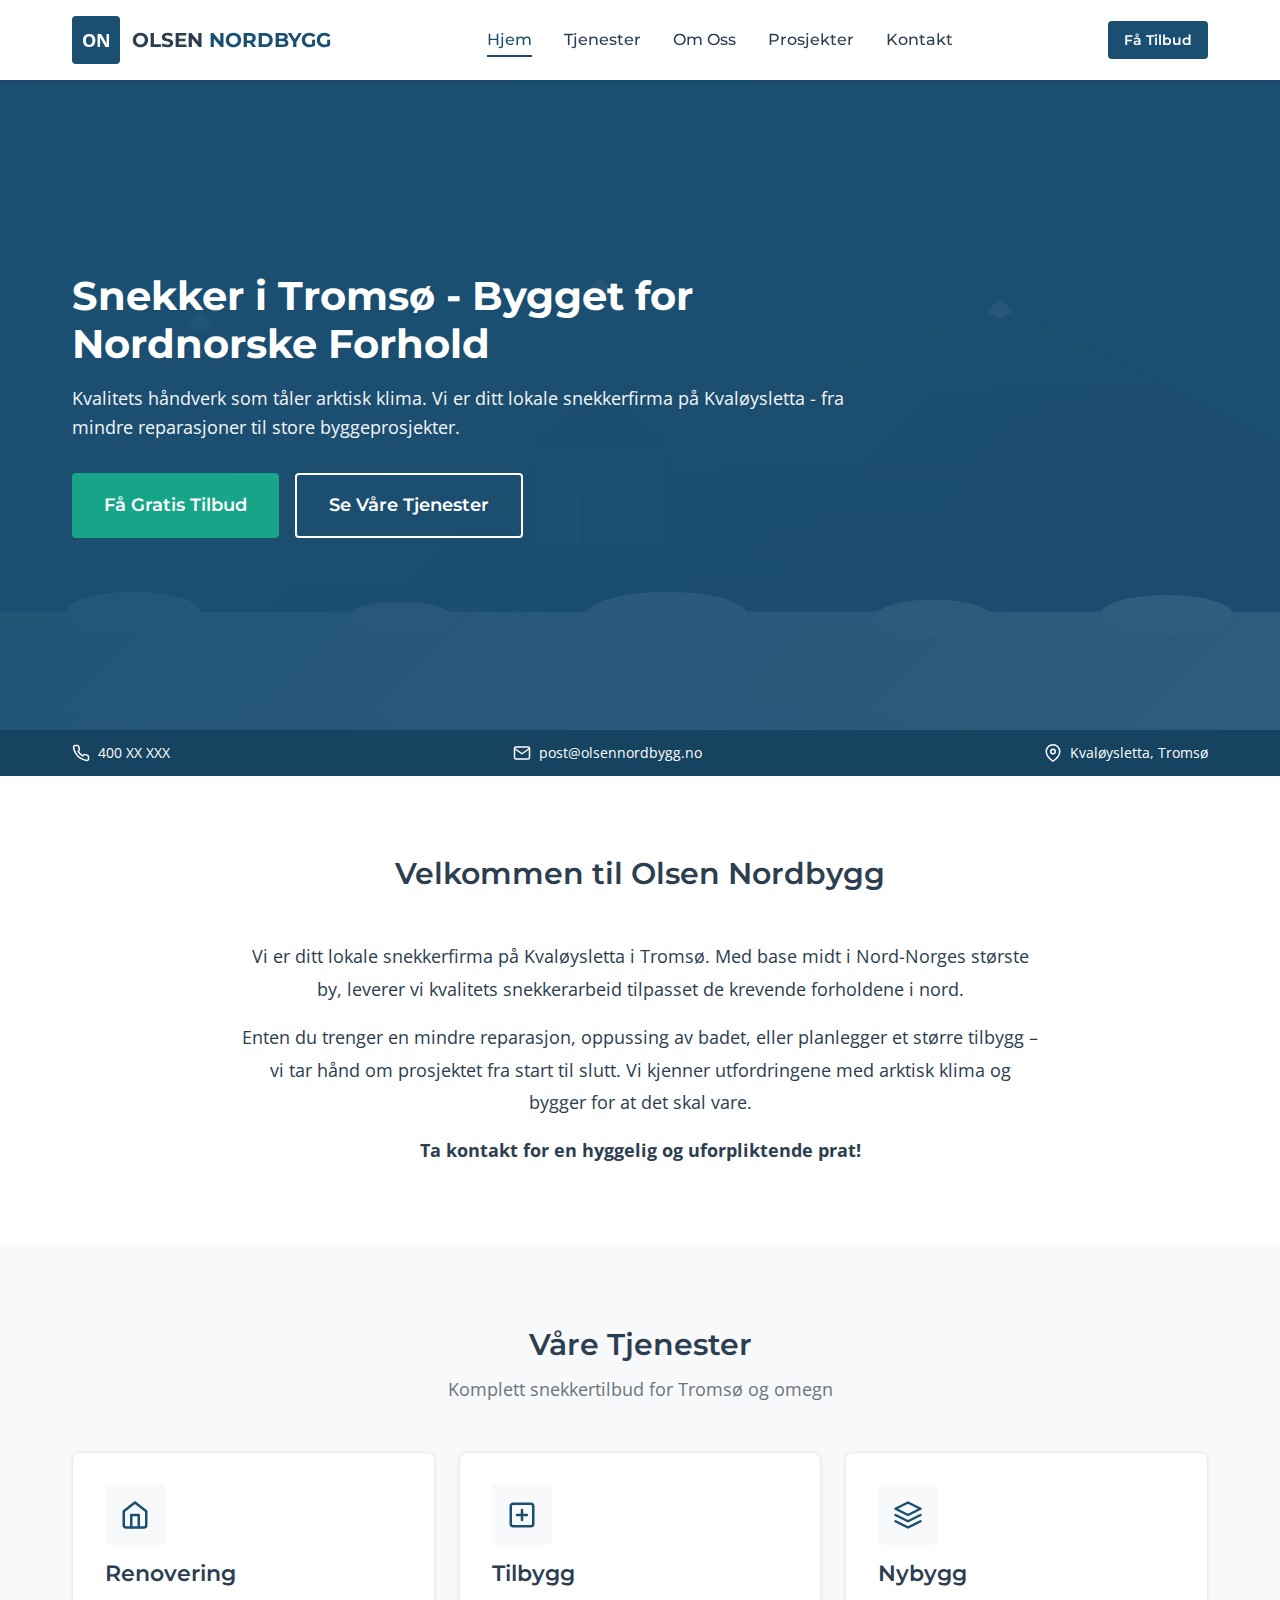
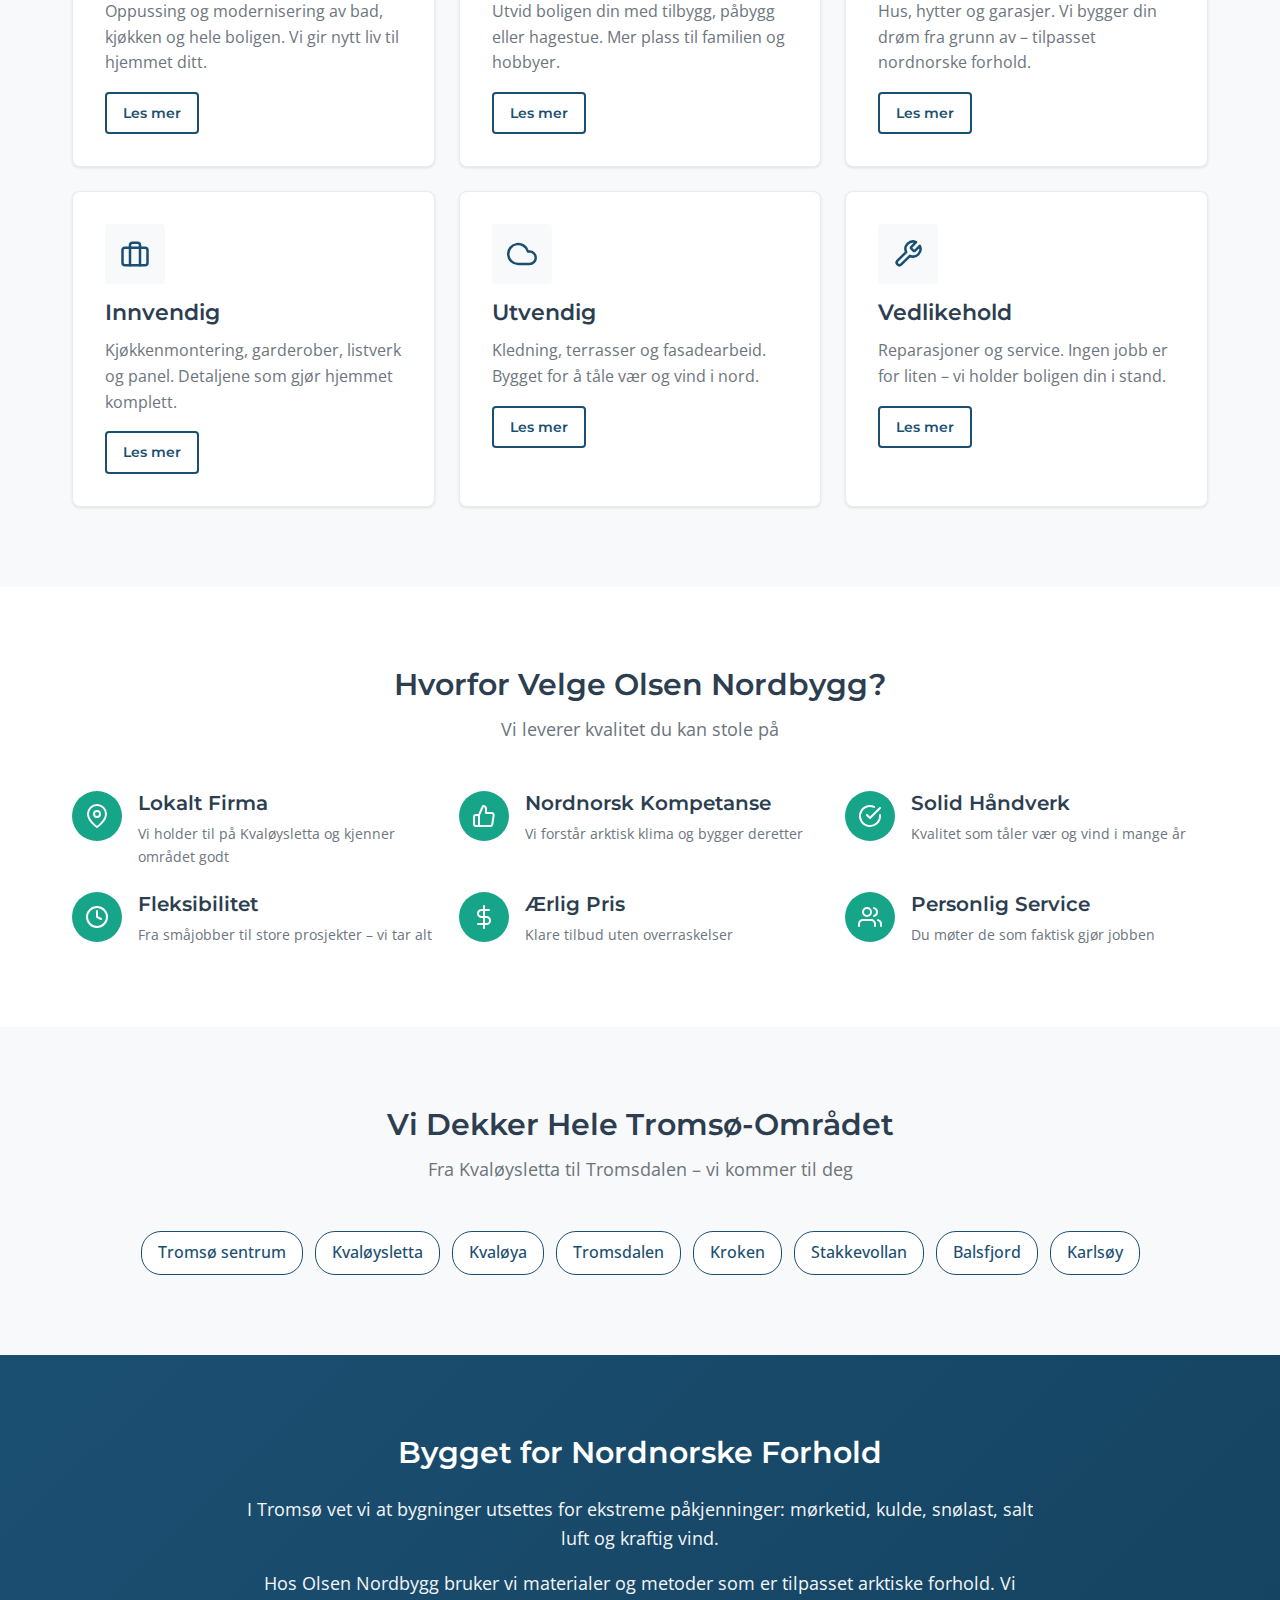
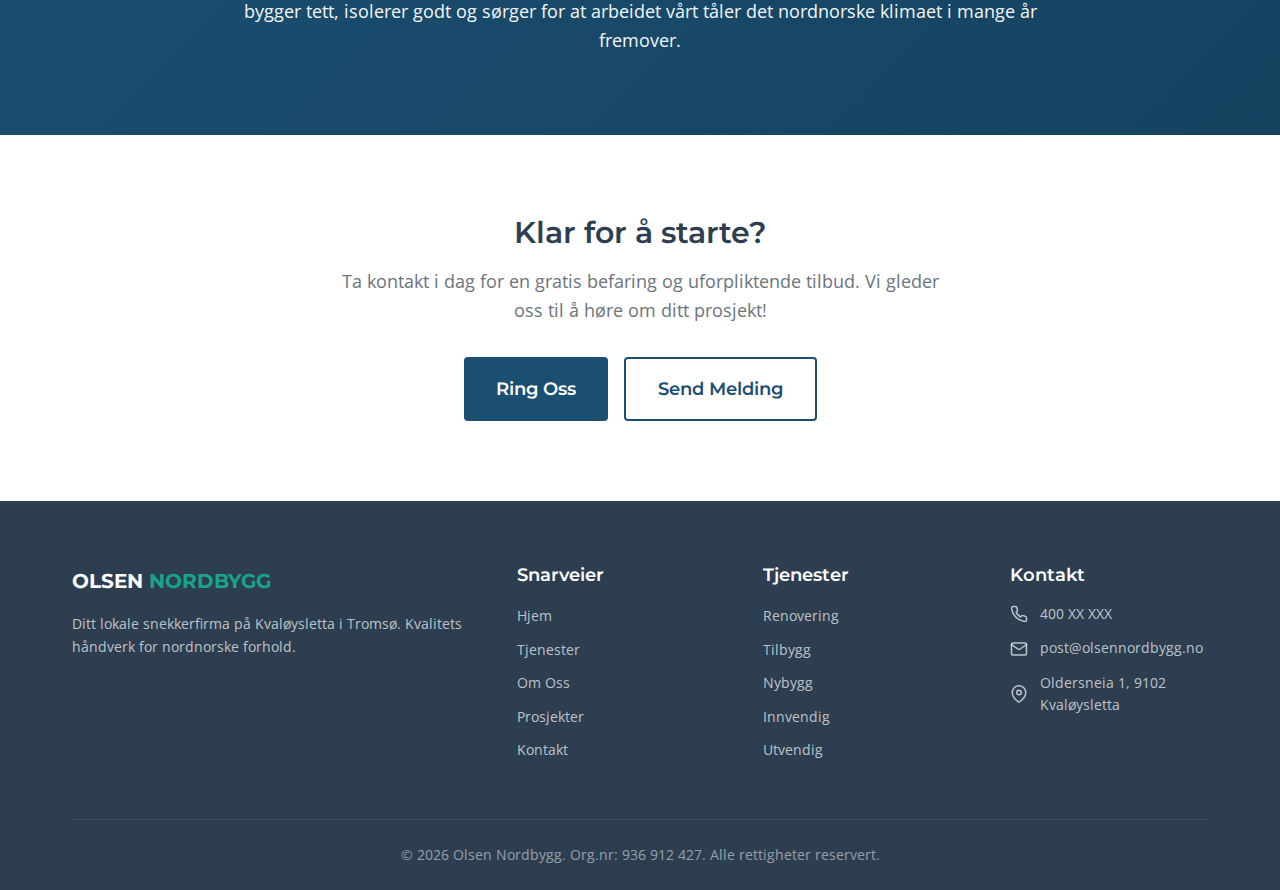
<file: index.html>
<!DOCTYPE html>
<html lang="nb">
<head>
    <meta charset="UTF-8">
    <meta name="viewport" content="width=device-width, initial-scale=1.0">
    <meta http-equiv="X-UA-Compatible" content="IE=edge">

    <!-- SEO Meta Tags -->
    <title>Snekker Tromsø | Olsen Nordbygg - Kvalitets Håndverk</title>
    <meta name="description" content="Lokal snekker på Kvaløysletta i Tromsø. Renovering, tilbygg, nybygg. Solid håndverk for nordnorske forhold. Gratis befaring. Ring oss!">
    <meta name="keywords" content="snekker tromsø, snekkerfirma tromsø, renovering tromsø, tilbygg tromsø, snekker kvaløysletta, tømrer tromsø, oppussing tromsø">
    <meta name="author" content="Olsen Nordbygg">
    <meta name="robots" content="index, follow">

    <!-- Open Graph -->
    <meta property="og:title" content="Snekker Tromsø | Olsen Nordbygg">
    <meta property="og:description" content="Lokal snekker på Kvaløysletta i Tromsø. Kvalitets håndverk for nordnorske forhold.">
    <meta property="og:type" content="website">
    <meta property="og:url" content="https://olsennordbygg.no">
    <meta property="og:locale" content="nb_NO">

    <!-- Favicon -->
    <link rel="icon" type="image/svg+xml" href="images/favicon.svg">

    <!-- Google Fonts -->
    <link rel="preconnect" href="https://fonts.googleapis.com">
    <link rel="preconnect" href="https://fonts.gstatic.com" crossorigin>
    <link href="https://fonts.googleapis.com/css2?family=Montserrat:wght@500;600;700&family=Open+Sans:wght@400;500;600&display=swap" rel="stylesheet">

    <!-- Stylesheets -->
    <link rel="stylesheet" href="css/style.css">
    <link rel="stylesheet" href="css/responsive.css">

    <!-- Schema.org Markup -->
    <script type="application/ld+json">
    {
        "@context": "https://schema.org",
        "@type": "HomeAndConstructionBusiness",
        "name": "Olsen Nordbygg",
        "description": "Lokal snekker på Kvaløysletta i Tromsø. Kvalitets håndverk for renovering, tilbygg og nybygg tilpasset nordnorske forhold.",
        "image": "https://olsennordbygg.no/images/logo.png",
        "@id": "https://olsennordbygg.no",
        "url": "https://olsennordbygg.no",
        "telephone": "+4740000000",
        "email": "post@olsennordbygg.no",
        "address": {
            "@type": "PostalAddress",
            "streetAddress": "Oldersneia 1",
            "addressLocality": "Kvaløysletta",
            "postalCode": "9102",
            "addressRegion": "Troms",
            "addressCountry": "NO"
        },
        "geo": {
            "@type": "GeoCoordinates",
            "latitude": 69.6489,
            "longitude": 18.9551
        },
        "areaServed": ["Tromsø", "Kvaløysletta", "Kvaløya", "Tromsdalen", "Balsfjord", "Karlsøy", "Troms"],
        "priceRange": "$$",
        "openingHoursSpecification": {
            "@type": "OpeningHoursSpecification",
            "dayOfWeek": ["Monday", "Tuesday", "Wednesday", "Thursday", "Friday"],
            "opens": "07:00",
            "closes": "16:00"
        }
    }
    </script>
</head>
<body>
    <!-- Header -->
    <header class="header">
        <div class="header-container">
            <a href="index.html" class="logo">
                <div class="logo-icon">ON</div>
                <span class="logo-text">OLSEN <span>NORDBYGG</span></span>
            </a>

            <nav class="nav-desktop">
                <ul>
                    <li><a href="index.html" class="active">Hjem</a></li>
                    <li><a href="tjenester.html">Tjenester</a></li>
                    <li><a href="om-oss.html">Om Oss</a></li>
                    <li><a href="prosjekter.html">Prosjekter</a></li>
                    <li><a href="kontakt.html">Kontakt</a></li>
                </ul>
            </nav>

            <a href="kontakt.html" class="btn btn-primary btn-sm header-cta">Få Tilbud</a>

            <button class="menu-toggle" aria-label="Åpne meny" aria-expanded="false">
                <span></span>
                <span></span>
                <span></span>
            </button>
        </div>

        <nav class="nav-mobile">
            <ul>
                <li><a href="index.html" class="active">Hjem</a></li>
                <li><a href="tjenester.html">Tjenester</a></li>
                <li><a href="om-oss.html">Om Oss</a></li>
                <li><a href="prosjekter.html">Prosjekter</a></li>
                <li><a href="kontakt.html">Kontakt</a></li>
            </ul>
        </nav>
    </header>

    <!-- Hero Section -->
    <section class="hero">
        <div class="hero-background" style="background-image: url('images/hero/hero-placeholder.svg');"></div>
        <div class="hero-overlay"></div>
        <div class="container">
            <div class="hero-content">
                <h1>Snekker i Tromsø - Bygget for Nordnorske Forhold</h1>
                <p>Kvalitets håndverk som tåler arktisk klima. Vi er ditt lokale snekkerfirma på Kvaløysletta - fra mindre reparasjoner til store byggeprosjekter.</p>
                <div class="hero-buttons">
                    <a href="kontakt.html" class="btn btn-accent btn-lg">Få Gratis Tilbud</a>
                    <a href="tjenester.html" class="btn btn-outline btn-lg" style="border-color: white; color: white;">Se Våre Tjenester</a>
                </div>
            </div>
        </div>
    </section>

    <!-- Quick Contact Bar -->
    <section class="quick-contact">
        <div class="container">
            <div class="quick-contact-inner">
                <div class="quick-contact-item">
                    <svg xmlns="http://www.w3.org/2000/svg" viewBox="0 0 24 24" fill="none" stroke="currentColor" stroke-width="2" stroke-linecap="round" stroke-linejoin="round"><path d="M22 16.92v3a2 2 0 0 1-2.18 2 19.79 19.79 0 0 1-8.63-3.07 19.5 19.5 0 0 1-6-6 19.79 19.79 0 0 1-3.07-8.67A2 2 0 0 1 4.11 2h3a2 2 0 0 1 2 1.72 12.84 12.84 0 0 0 .7 2.81 2 2 0 0 1-.45 2.11L8.09 9.91a16 16 0 0 0 6 6l1.27-1.27a2 2 0 0 1 2.11-.45 12.84 12.84 0 0 0 2.81.7A2 2 0 0 1 22 16.92z"></path></svg>
                    <a href="tel:+4740000000">400 XX XXX</a>
                </div>
                <div class="quick-contact-item">
                    <svg xmlns="http://www.w3.org/2000/svg" viewBox="0 0 24 24" fill="none" stroke="currentColor" stroke-width="2" stroke-linecap="round" stroke-linejoin="round"><path d="M4 4h16c1.1 0 2 .9 2 2v12c0 1.1-.9 2-2 2H4c-1.1 0-2-.9-2-2V6c0-1.1.9-2 2-2z"></path><polyline points="22,6 12,13 2,6"></polyline></svg>
                    <a href="mailto:post@olsennordbygg.no">post@olsennordbygg.no</a>
                </div>
                <div class="quick-contact-item">
                    <svg xmlns="http://www.w3.org/2000/svg" viewBox="0 0 24 24" fill="none" stroke="currentColor" stroke-width="2" stroke-linecap="round" stroke-linejoin="round"><path d="M21 10c0 7-9 13-9 13s-9-6-9-13a9 9 0 0 1 18 0z"></path><circle cx="12" cy="10" r="3"></circle></svg>
                    <span>Kvaløysletta, Tromsø</span>
                </div>
            </div>
        </div>
    </section>

    <!-- Introduction Section -->
    <section class="section">
        <div class="container">
            <div class="section-header">
                <h2>Velkommen til Olsen Nordbygg</h2>
            </div>
            <div style="max-width: 800px; margin: 0 auto; text-align: center;">
                <p style="font-size: var(--text-lg); line-height: 1.8;">
                    Vi er ditt lokale snekkerfirma på Kvaløysletta i Tromsø. Med base midt i Nord-Norges største by, leverer vi kvalitets snekkerarbeid tilpasset de krevende forholdene i nord.
                </p>
                <p style="font-size: var(--text-lg); line-height: 1.8;">
                    Enten du trenger en mindre reparasjon, oppussing av badet, eller planlegger et større tilbygg – vi tar hånd om prosjektet fra start til slutt. Vi kjenner utfordringene med arktisk klima og bygger for at det skal vare.
                </p>
                <p style="font-size: var(--text-lg); line-height: 1.8; margin-bottom: 0;">
                    <strong>Ta kontakt for en hyggelig og uforpliktende prat!</strong>
                </p>
            </div>
        </div>
    </section>

    <!-- Services Overview -->
    <section class="section bg-frost">
        <div class="container">
            <div class="section-header">
                <h2>Våre Tjenester</h2>
                <p>Komplett snekkertilbud for Tromsø og omegn</p>
            </div>
            <div class="services-grid">
                <!-- Renovering -->
                <div class="service-card">
                    <div class="service-icon">
                        <svg xmlns="http://www.w3.org/2000/svg" viewBox="0 0 24 24" fill="none" stroke="currentColor" stroke-width="2" stroke-linecap="round" stroke-linejoin="round"><path d="M3 9l9-7 9 7v11a2 2 0 0 1-2 2H5a2 2 0 0 1-2-2z"></path><polyline points="9 22 9 12 15 12 15 22"></polyline></svg>
                    </div>
                    <h3>Renovering</h3>
                    <p>Oppussing og modernisering av bad, kjøkken og hele boligen. Vi gir nytt liv til hjemmet ditt.</p>
                    <a href="tjenester.html#renovering" class="btn btn-outline btn-sm">Les mer</a>
                </div>

                <!-- Tilbygg -->
                <div class="service-card">
                    <div class="service-icon">
                        <svg xmlns="http://www.w3.org/2000/svg" viewBox="0 0 24 24" fill="none" stroke="currentColor" stroke-width="2" stroke-linecap="round" stroke-linejoin="round"><rect x="3" y="3" width="18" height="18" rx="2" ry="2"></rect><line x1="12" y1="8" x2="12" y2="16"></line><line x1="8" y1="12" x2="16" y2="12"></line></svg>
                    </div>
                    <h3>Tilbygg</h3>
                    <p>Utvid boligen din med tilbygg, påbygg eller hagestue. Mer plass til familien og hobbyer.</p>
                    <a href="tjenester.html#tilbygg" class="btn btn-outline btn-sm">Les mer</a>
                </div>

                <!-- Nybygg -->
                <div class="service-card">
                    <div class="service-icon">
                        <svg xmlns="http://www.w3.org/2000/svg" viewBox="0 0 24 24" fill="none" stroke="currentColor" stroke-width="2" stroke-linecap="round" stroke-linejoin="round"><polygon points="12 2 2 7 12 12 22 7 12 2"></polygon><polyline points="2 17 12 22 22 17"></polyline><polyline points="2 12 12 17 22 12"></polyline></svg>
                    </div>
                    <h3>Nybygg</h3>
                    <p>Hus, hytter og garasjer. Vi bygger din drøm fra grunn av – tilpasset nordnorske forhold.</p>
                    <a href="tjenester.html#nybygg" class="btn btn-outline btn-sm">Les mer</a>
                </div>

                <!-- Innvendig -->
                <div class="service-card">
                    <div class="service-icon">
                        <svg xmlns="http://www.w3.org/2000/svg" viewBox="0 0 24 24" fill="none" stroke="currentColor" stroke-width="2" stroke-linecap="round" stroke-linejoin="round"><rect x="2" y="7" width="20" height="14" rx="2" ry="2"></rect><path d="M16 21V5a2 2 0 0 0-2-2h-4a2 2 0 0 0-2 2v16"></path></svg>
                    </div>
                    <h3>Innvendig</h3>
                    <p>Kjøkkenmontering, garderober, listverk og panel. Detaljene som gjør hjemmet komplett.</p>
                    <a href="tjenester.html#innvendig" class="btn btn-outline btn-sm">Les mer</a>
                </div>

                <!-- Utvendig -->
                <div class="service-card">
                    <div class="service-icon">
                        <svg xmlns="http://www.w3.org/2000/svg" viewBox="0 0 24 24" fill="none" stroke="currentColor" stroke-width="2" stroke-linecap="round" stroke-linejoin="round"><path d="M18 10h-1.26A8 8 0 1 0 9 20h9a5 5 0 0 0 0-10z"></path></svg>
                    </div>
                    <h3>Utvendig</h3>
                    <p>Kledning, terrasser og fasadearbeid. Bygget for å tåle vær og vind i nord.</p>
                    <a href="tjenester.html#utvendig" class="btn btn-outline btn-sm">Les mer</a>
                </div>

                <!-- Vedlikehold -->
                <div class="service-card">
                    <div class="service-icon">
                        <svg xmlns="http://www.w3.org/2000/svg" viewBox="0 0 24 24" fill="none" stroke="currentColor" stroke-width="2" stroke-linecap="round" stroke-linejoin="round"><path d="M14.7 6.3a1 1 0 0 0 0 1.4l1.6 1.6a1 1 0 0 0 1.4 0l3.77-3.77a6 6 0 0 1-7.94 7.94l-6.91 6.91a2.12 2.12 0 0 1-3-3l6.91-6.91a6 6 0 0 1 7.94-7.94l-3.76 3.76z"></path></svg>
                    </div>
                    <h3>Vedlikehold</h3>
                    <p>Reparasjoner og service. Ingen jobb er for liten – vi holder boligen din i stand.</p>
                    <a href="tjenester.html#vedlikehold" class="btn btn-outline btn-sm">Les mer</a>
                </div>
            </div>
        </div>
    </section>

    <!-- Why Choose Us -->
    <section class="section">
        <div class="container">
            <div class="section-header">
                <h2>Hvorfor Velge Olsen Nordbygg?</h2>
                <p>Vi leverer kvalitet du kan stole på</p>
            </div>
            <div class="features-grid">
                <div class="feature-item">
                    <div class="feature-icon">
                        <svg xmlns="http://www.w3.org/2000/svg" viewBox="0 0 24 24" fill="none" stroke="currentColor" stroke-width="2" stroke-linecap="round" stroke-linejoin="round"><path d="M21 10c0 7-9 13-9 13s-9-6-9-13a9 9 0 0 1 18 0z"></path><circle cx="12" cy="10" r="3"></circle></svg>
                    </div>
                    <div class="feature-content">
                        <h4>Lokalt Firma</h4>
                        <p>Vi holder til på Kvaløysletta og kjenner området godt</p>
                    </div>
                </div>

                <div class="feature-item">
                    <div class="feature-icon">
                        <svg xmlns="http://www.w3.org/2000/svg" viewBox="0 0 24 24" fill="none" stroke="currentColor" stroke-width="2" stroke-linecap="round" stroke-linejoin="round"><path d="M14 9V5a3 3 0 0 0-3-3l-4 9v11h11.28a2 2 0 0 0 2-1.7l1.38-9a2 2 0 0 0-2-2.3zM7 22H4a2 2 0 0 1-2-2v-7a2 2 0 0 1 2-2h3"></path></svg>
                    </div>
                    <div class="feature-content">
                        <h4>Nordnorsk Kompetanse</h4>
                        <p>Vi forstår arktisk klima og bygger deretter</p>
                    </div>
                </div>

                <div class="feature-item">
                    <div class="feature-icon">
                        <svg xmlns="http://www.w3.org/2000/svg" viewBox="0 0 24 24" fill="none" stroke="currentColor" stroke-width="2" stroke-linecap="round" stroke-linejoin="round"><path d="M22 11.08V12a10 10 0 1 1-5.93-9.14"></path><polyline points="22 4 12 14.01 9 11.01"></polyline></svg>
                    </div>
                    <div class="feature-content">
                        <h4>Solid Håndverk</h4>
                        <p>Kvalitet som tåler vær og vind i mange år</p>
                    </div>
                </div>

                <div class="feature-item">
                    <div class="feature-icon">
                        <svg xmlns="http://www.w3.org/2000/svg" viewBox="0 0 24 24" fill="none" stroke="currentColor" stroke-width="2" stroke-linecap="round" stroke-linejoin="round"><circle cx="12" cy="12" r="10"></circle><polyline points="12 6 12 12 16 14"></polyline></svg>
                    </div>
                    <div class="feature-content">
                        <h4>Fleksibilitet</h4>
                        <p>Fra småjobber til store prosjekter – vi tar alt</p>
                    </div>
                </div>

                <div class="feature-item">
                    <div class="feature-icon">
                        <svg xmlns="http://www.w3.org/2000/svg" viewBox="0 0 24 24" fill="none" stroke="currentColor" stroke-width="2" stroke-linecap="round" stroke-linejoin="round"><line x1="12" y1="1" x2="12" y2="23"></line><path d="M17 5H9.5a3.5 3.5 0 0 0 0 7h5a3.5 3.5 0 0 1 0 7H6"></path></svg>
                    </div>
                    <div class="feature-content">
                        <h4>Ærlig Pris</h4>
                        <p>Klare tilbud uten overraskelser</p>
                    </div>
                </div>

                <div class="feature-item">
                    <div class="feature-icon">
                        <svg xmlns="http://www.w3.org/2000/svg" viewBox="0 0 24 24" fill="none" stroke="currentColor" stroke-width="2" stroke-linecap="round" stroke-linejoin="round"><path d="M17 21v-2a4 4 0 0 0-4-4H5a4 4 0 0 0-4 4v2"></path><circle cx="9" cy="7" r="4"></circle><path d="M23 21v-2a4 4 0 0 0-3-3.87"></path><path d="M16 3.13a4 4 0 0 1 0 7.75"></path></svg>
                    </div>
                    <div class="feature-content">
                        <h4>Personlig Service</h4>
                        <p>Du møter de som faktisk gjør jobben</p>
                    </div>
                </div>
            </div>
        </div>
    </section>

    <!-- Service Area -->
    <section class="section bg-frost">
        <div class="container">
            <div class="section-header">
                <h2>Vi Dekker Hele Tromsø-Området</h2>
                <p>Fra Kvaløysletta til Tromsdalen – vi kommer til deg</p>
            </div>
            <div class="area-list">
                <span class="area-tag">Tromsø sentrum</span>
                <span class="area-tag">Kvaløysletta</span>
                <span class="area-tag">Kvaløya</span>
                <span class="area-tag">Tromsdalen</span>
                <span class="area-tag">Kroken</span>
                <span class="area-tag">Stakkevollan</span>
                <span class="area-tag">Balsfjord</span>
                <span class="area-tag">Karlsøy</span>
            </div>
        </div>
    </section>

    <!-- Arctic Expertise -->
    <section class="section arctic-section bg-primary">
        <div class="container">
            <div class="arctic-content">
                <h2>Bygget for Nordnorske Forhold</h2>
                <p>
                    I Tromsø vet vi at bygninger utsettes for ekstreme påkjenninger: mørketid, kulde, snølast, salt luft og kraftig vind.
                </p>
                <p>
                    Hos Olsen Nordbygg bruker vi materialer og metoder som er tilpasset arktiske forhold. Vi bygger tett, isolerer godt og sørger for at arbeidet vårt tåler det nordnorske klimaet i mange år fremover.
                </p>
            </div>
        </div>
    </section>

    <!-- CTA Section -->
    <section class="section cta-section">
        <div class="container">
            <h2>Klar for å starte?</h2>
            <p>Ta kontakt i dag for en gratis befaring og uforpliktende tilbud. Vi gleder oss til å høre om ditt prosjekt!</p>
            <div class="cta-buttons">
                <a href="tel:+4740000000" class="btn btn-primary btn-lg">Ring Oss</a>
                <a href="kontakt.html" class="btn btn-outline btn-lg">Send Melding</a>
            </div>
        </div>
    </section>

    <!-- Footer -->
    <footer class="footer">
        <div class="container">
            <div class="footer-grid">
                <div class="footer-brand">
                    <span class="logo-text">OLSEN <span>NORDBYGG</span></span>
                    <p>Ditt lokale snekkerfirma på Kvaløysletta i Tromsø. Kvalitets håndverk for nordnorske forhold.</p>
                </div>

                <div class="footer-section">
                    <h4>Snarveier</h4>
                    <ul>
                        <li><a href="index.html">Hjem</a></li>
                        <li><a href="tjenester.html">Tjenester</a></li>
                        <li><a href="om-oss.html">Om Oss</a></li>
                        <li><a href="prosjekter.html">Prosjekter</a></li>
                        <li><a href="kontakt.html">Kontakt</a></li>
                    </ul>
                </div>

                <div class="footer-section">
                    <h4>Tjenester</h4>
                    <ul>
                        <li><a href="tjenester.html#renovering">Renovering</a></li>
                        <li><a href="tjenester.html#tilbygg">Tilbygg</a></li>
                        <li><a href="tjenester.html#nybygg">Nybygg</a></li>
                        <li><a href="tjenester.html#innvendig">Innvendig</a></li>
                        <li><a href="tjenester.html#utvendig">Utvendig</a></li>
                    </ul>
                </div>

                <div class="footer-section">
                    <h4>Kontakt</h4>
                    <div class="footer-contact-item">
                        <svg xmlns="http://www.w3.org/2000/svg" viewBox="0 0 24 24" fill="none" stroke="currentColor" stroke-width="2" stroke-linecap="round" stroke-linejoin="round"><path d="M22 16.92v3a2 2 0 0 1-2.18 2 19.79 19.79 0 0 1-8.63-3.07 19.5 19.5 0 0 1-6-6 19.79 19.79 0 0 1-3.07-8.67A2 2 0 0 1 4.11 2h3a2 2 0 0 1 2 1.72 12.84 12.84 0 0 0 .7 2.81 2 2 0 0 1-.45 2.11L8.09 9.91a16 16 0 0 0 6 6l1.27-1.27a2 2 0 0 1 2.11-.45 12.84 12.84 0 0 0 2.81.7A2 2 0 0 1 22 16.92z"></path></svg>
                        <a href="tel:+4740000000">400 XX XXX</a>
                    </div>
                    <div class="footer-contact-item">
                        <svg xmlns="http://www.w3.org/2000/svg" viewBox="0 0 24 24" fill="none" stroke="currentColor" stroke-width="2" stroke-linecap="round" stroke-linejoin="round"><path d="M4 4h16c1.1 0 2 .9 2 2v12c0 1.1-.9 2-2 2H4c-1.1 0-2-.9-2-2V6c0-1.1.9-2 2-2z"></path><polyline points="22,6 12,13 2,6"></polyline></svg>
                        <a href="mailto:post@olsennordbygg.no">post@olsennordbygg.no</a>
                    </div>
                    <div class="footer-contact-item">
                        <svg xmlns="http://www.w3.org/2000/svg" viewBox="0 0 24 24" fill="none" stroke="currentColor" stroke-width="2" stroke-linecap="round" stroke-linejoin="round"><path d="M21 10c0 7-9 13-9 13s-9-6-9-13a9 9 0 0 1 18 0z"></path><circle cx="12" cy="10" r="3"></circle></svg>
                        <span>Oldersneia 1, 9102 Kvaløysletta</span>
                    </div>
                </div>
            </div>

            <div class="footer-bottom">
                <p>&copy; 2026 Olsen Nordbygg. Org.nr: 936 912 427. Alle rettigheter reservert.</p>
            </div>
        </div>
    </footer>

    <!-- JavaScript -->
    <script src="js/main.js"></script>
</body>
</html>
</file>
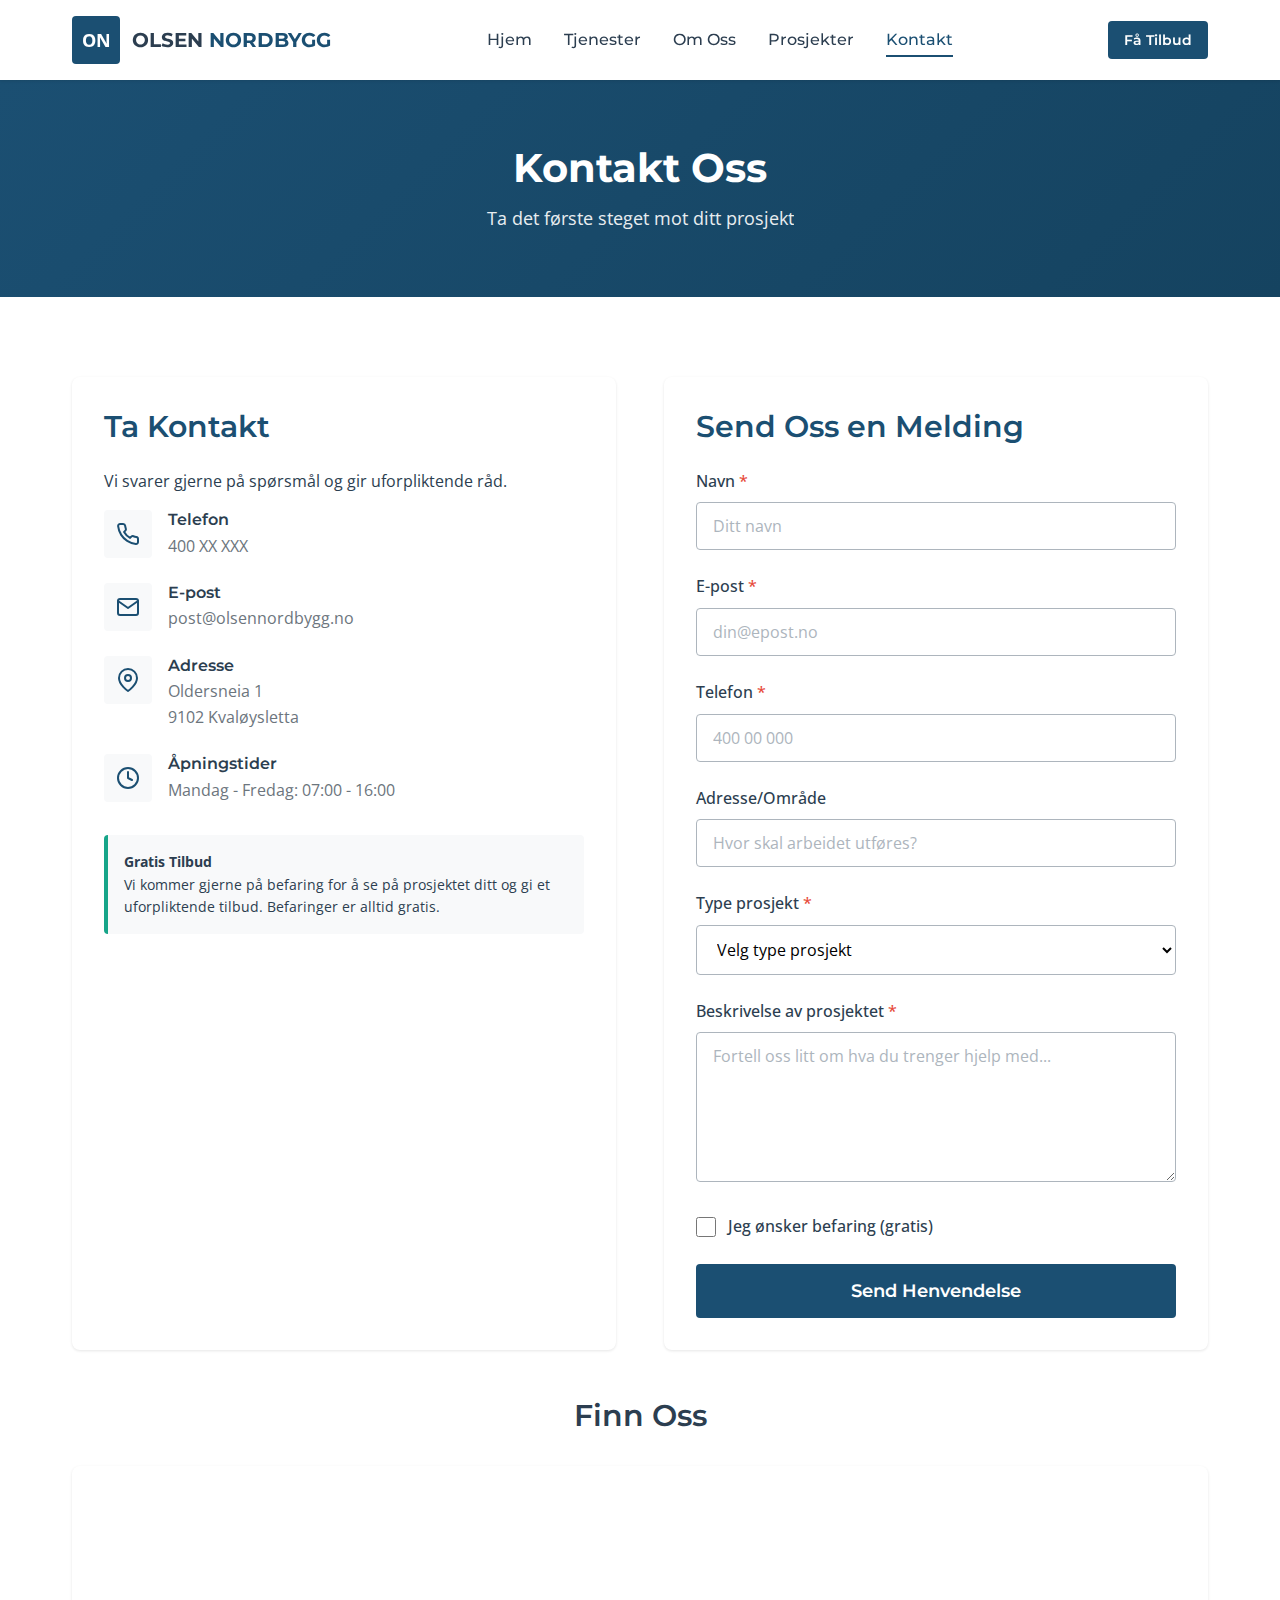
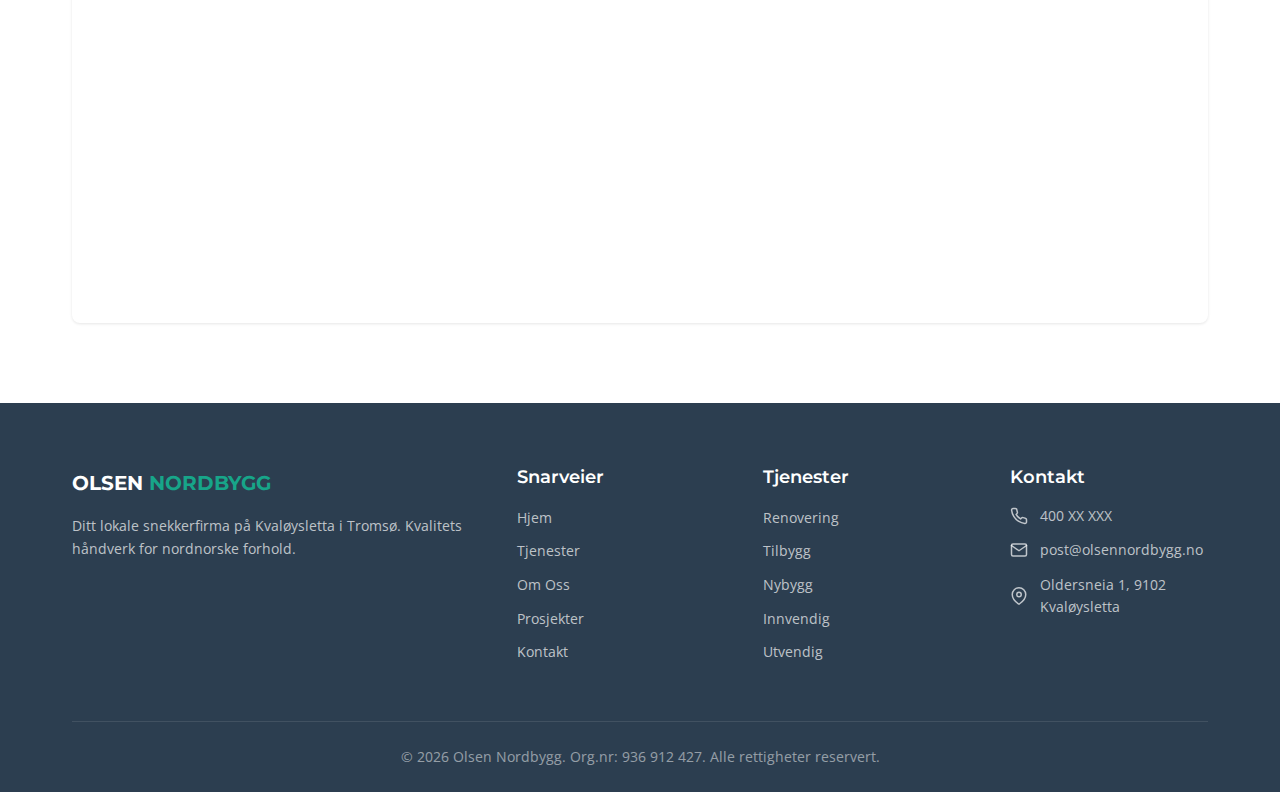
<file: kontakt.html>
<!DOCTYPE html>
<html lang="nb">
<head>
    <meta charset="UTF-8">
    <meta name="viewport" content="width=device-width, initial-scale=1.0">
    <meta http-equiv="X-UA-Compatible" content="IE=edge">

    <!-- SEO Meta Tags -->
    <title>Kontakt Snekker Tromsø | Gratis Tilbud | Olsen Nordbygg</title>
    <meta name="description" content="Kontakt Olsen Nordbygg for snekkerarbeid i Tromsø. Gratis befaring og uforpliktende tilbud. Ring eller send melding.">
    <meta name="keywords" content="kontakt snekker tromsø, gratis tilbud snekker, befaring snekker, snekkerfirma kontakt">
    <meta name="author" content="Olsen Nordbygg">
    <meta name="robots" content="index, follow">

    <!-- Open Graph -->
    <meta property="og:title" content="Kontakt Snekker Tromsø | Olsen Nordbygg">
    <meta property="og:description" content="Kontakt Olsen Nordbygg for snekkerarbeid i Tromsø. Gratis befaring og uforpliktende tilbud.">
    <meta property="og:type" content="website">
    <meta property="og:url" content="https://olsennordbygg.no/kontakt">
    <meta property="og:locale" content="nb_NO">

    <!-- Favicon -->
    <link rel="icon" type="image/svg+xml" href="images/favicon.svg">

    <!-- Google Fonts -->
    <link rel="preconnect" href="https://fonts.googleapis.com">
    <link rel="preconnect" href="https://fonts.gstatic.com" crossorigin>
    <link href="https://fonts.googleapis.com/css2?family=Montserrat:wght@500;600;700&family=Open+Sans:wght@400;500;600&display=swap" rel="stylesheet">

    <!-- Stylesheets -->
    <link rel="stylesheet" href="css/style.css">
    <link rel="stylesheet" href="css/responsive.css">
</head>
<body>
    <!-- Header -->
    <header class="header">
        <div class="header-container">
            <a href="index.html" class="logo">
                <div class="logo-icon">ON</div>
                <span class="logo-text">OLSEN <span>NORDBYGG</span></span>
            </a>

            <nav class="nav-desktop">
                <ul>
                    <li><a href="index.html">Hjem</a></li>
                    <li><a href="tjenester.html">Tjenester</a></li>
                    <li><a href="om-oss.html">Om Oss</a></li>
                    <li><a href="prosjekter.html">Prosjekter</a></li>
                    <li><a href="kontakt.html" class="active">Kontakt</a></li>
                </ul>
            </nav>

            <a href="kontakt.html" class="btn btn-primary btn-sm header-cta">Få Tilbud</a>

            <button class="menu-toggle" aria-label="Åpne meny" aria-expanded="false">
                <span></span>
                <span></span>
                <span></span>
            </button>
        </div>

        <nav class="nav-mobile">
            <ul>
                <li><a href="index.html">Hjem</a></li>
                <li><a href="tjenester.html">Tjenester</a></li>
                <li><a href="om-oss.html">Om Oss</a></li>
                <li><a href="prosjekter.html">Prosjekter</a></li>
                <li><a href="kontakt.html" class="active">Kontakt</a></li>
            </ul>
        </nav>
    </header>

    <!-- Page Header -->
    <section class="page-header">
        <div class="container">
            <h1>Kontakt Oss</h1>
            <p>Ta det første steget mot ditt prosjekt</p>
        </div>
    </section>

    <!-- Main Content -->
    <main>
        <section class="section">
            <div class="container">
                <div class="contact-grid">
                    <!-- Contact Information -->
                    <div class="contact-info-card">
                        <h2>Ta Kontakt</h2>
                        <p>Vi svarer gjerne på spørsmål og gir uforpliktende råd.</p>

                        <div class="contact-item">
                            <div class="contact-item-icon">
                                <svg xmlns="http://www.w3.org/2000/svg" viewBox="0 0 24 24" fill="none" stroke="currentColor" stroke-width="2" stroke-linecap="round" stroke-linejoin="round"><path d="M22 16.92v3a2 2 0 0 1-2.18 2 19.79 19.79 0 0 1-8.63-3.07 19.5 19.5 0 0 1-6-6 19.79 19.79 0 0 1-3.07-8.67A2 2 0 0 1 4.11 2h3a2 2 0 0 1 2 1.72 12.84 12.84 0 0 0 .7 2.81 2 2 0 0 1-.45 2.11L8.09 9.91a16 16 0 0 0 6 6l1.27-1.27a2 2 0 0 1 2.11-.45 12.84 12.84 0 0 0 2.81.7A2 2 0 0 1 22 16.92z"></path></svg>
                            </div>
                            <div class="contact-item-content">
                                <h4>Telefon</h4>
                                <a href="tel:+4740000000">400 XX XXX</a>
                            </div>
                        </div>

                        <div class="contact-item">
                            <div class="contact-item-icon">
                                <svg xmlns="http://www.w3.org/2000/svg" viewBox="0 0 24 24" fill="none" stroke="currentColor" stroke-width="2" stroke-linecap="round" stroke-linejoin="round"><path d="M4 4h16c1.1 0 2 .9 2 2v12c0 1.1-.9 2-2 2H4c-1.1 0-2-.9-2-2V6c0-1.1.9-2 2-2z"></path><polyline points="22,6 12,13 2,6"></polyline></svg>
                            </div>
                            <div class="contact-item-content">
                                <h4>E-post</h4>
                                <a href="mailto:post@olsennordbygg.no">post@olsennordbygg.no</a>
                            </div>
                        </div>

                        <div class="contact-item">
                            <div class="contact-item-icon">
                                <svg xmlns="http://www.w3.org/2000/svg" viewBox="0 0 24 24" fill="none" stroke="currentColor" stroke-width="2" stroke-linecap="round" stroke-linejoin="round"><path d="M21 10c0 7-9 13-9 13s-9-6-9-13a9 9 0 0 1 18 0z"></path><circle cx="12" cy="10" r="3"></circle></svg>
                            </div>
                            <div class="contact-item-content">
                                <h4>Adresse</h4>
                                <p>Oldersneia 1<br>9102 Kvaløysletta</p>
                            </div>
                        </div>

                        <div class="contact-item">
                            <div class="contact-item-icon">
                                <svg xmlns="http://www.w3.org/2000/svg" viewBox="0 0 24 24" fill="none" stroke="currentColor" stroke-width="2" stroke-linecap="round" stroke-linejoin="round"><circle cx="12" cy="12" r="10"></circle><polyline points="12 6 12 12 16 14"></polyline></svg>
                            </div>
                            <div class="contact-item-content">
                                <h4>Åpningstider</h4>
                                <p>Mandag - Fredag: 07:00 - 16:00</p>
                            </div>
                        </div>

                        <div style="margin-top: var(--space-6); padding: var(--space-4); background-color: var(--color-frost); border-radius: var(--border-radius); border-left: 4px solid var(--color-accent);">
                            <p style="margin: 0; font-size: var(--text-sm);">
                                <strong>Gratis Tilbud</strong><br>
                                Vi kommer gjerne på befaring for å se på prosjektet ditt og gi et uforpliktende tilbud. Befaringer er alltid gratis.
                            </p>
                        </div>
                    </div>

                    <!-- Contact Form -->
                    <div class="contact-form-card">
                        <h2>Send Oss en Melding</h2>

                        <!-- Form Messages -->
                        <div id="form-success" class="form-message success" style="display: none;">
                            <strong>Takk for din henvendelse!</strong><br>
                            Vi har mottatt meldingen din og vil kontakte deg så snart som mulig, vanligvis innen én arbeidsdag.
                        </div>

                        <div id="form-error" class="form-message error" style="display: none;">
                            <strong>Noe gikk galt.</strong><br>
                            Vennligst prøv igjen eller ring oss direkte.
                        </div>

                        <form id="contact-form" action="#" method="POST">
                            <div class="form-group">
                                <label for="name">Navn <span class="required">*</span></label>
                                <input type="text" id="name" name="name" class="form-control" placeholder="Ditt navn" required>
                            </div>

                            <div class="form-group">
                                <label for="email">E-post <span class="required">*</span></label>
                                <input type="email" id="email" name="email" class="form-control" placeholder="din@epost.no" required>
                            </div>

                            <div class="form-group">
                                <label for="phone">Telefon <span class="required">*</span></label>
                                <input type="tel" id="phone" name="phone" class="form-control" placeholder="400 00 000" required>
                            </div>

                            <div class="form-group">
                                <label for="address">Adresse/Område</label>
                                <input type="text" id="address" name="address" class="form-control" placeholder="Hvor skal arbeidet utføres?">
                            </div>

                            <div class="form-group">
                                <label for="projectType">Type prosjekt <span class="required">*</span></label>
                                <select id="projectType" name="projectType" class="form-control" required>
                                    <option value="">Velg type prosjekt</option>
                                    <option value="renovering">Renovering/oppussing</option>
                                    <option value="tilbygg">Tilbygg/påbygg</option>
                                    <option value="nybygg">Nybygg</option>
                                    <option value="innvendig">Innvendig snekkerarbeid</option>
                                    <option value="utvendig">Utvendig snekkerarbeid</option>
                                    <option value="vedlikehold">Vedlikehold/reparasjon</option>
                                    <option value="annet">Annet</option>
                                </select>
                            </div>

                            <div class="form-group">
                                <label for="description">Beskrivelse av prosjektet <span class="required">*</span></label>
                                <textarea id="description" name="description" class="form-control" placeholder="Fortell oss litt om hva du trenger hjelp med..." required></textarea>
                            </div>

                            <div class="form-group">
                                <div class="checkbox-group">
                                    <input type="checkbox" id="siteVisit" name="siteVisit" value="yes">
                                    <label for="siteVisit">Jeg ønsker befaring (gratis)</label>
                                </div>
                            </div>

                            <button type="submit" class="btn btn-primary btn-lg btn-block">
                                Send Henvendelse
                            </button>
                        </form>
                    </div>
                </div>

                <!-- Map -->
                <div class="map-section">
                    <h2 class="text-center mb-6">Finn Oss</h2>
                    <div class="map-container">
                        <iframe
                            src="https://www.google.com/maps/embed?pb=!1m18!1m12!1m3!1d1474.3896371082424!2d18.95!3d69.65!2m3!1f0!2f0!3f0!3m2!1i1024!2i768!4f13.1!3m3!1m2!1s0x0%3A0x0!2zNjnCsDM5JzAwLjAiTiAxOMKwNTcnMDAuMCJF!5e0!3m2!1sno!2sno!4v1700000000000!5m2!1sno!2sno"
                            width="100%"
                            height="450"
                            style="border:0;"
                            allowfullscreen=""
                            loading="lazy"
                            referrerpolicy="no-referrer-when-downgrade"
                            title="Olsen Nordbygg lokasjon på Kvaløysletta">
                        </iframe>
                    </div>
                </div>
            </div>
        </section>
    </main>

    <!-- Footer -->
    <footer class="footer">
        <div class="container">
            <div class="footer-grid">
                <div class="footer-brand">
                    <span class="logo-text">OLSEN <span>NORDBYGG</span></span>
                    <p>Ditt lokale snekkerfirma på Kvaløysletta i Tromsø. Kvalitets håndverk for nordnorske forhold.</p>
                </div>

                <div class="footer-section">
                    <h4>Snarveier</h4>
                    <ul>
                        <li><a href="index.html">Hjem</a></li>
                        <li><a href="tjenester.html">Tjenester</a></li>
                        <li><a href="om-oss.html">Om Oss</a></li>
                        <li><a href="prosjekter.html">Prosjekter</a></li>
                        <li><a href="kontakt.html">Kontakt</a></li>
                    </ul>
                </div>

                <div class="footer-section">
                    <h4>Tjenester</h4>
                    <ul>
                        <li><a href="tjenester.html#renovering">Renovering</a></li>
                        <li><a href="tjenester.html#tilbygg">Tilbygg</a></li>
                        <li><a href="tjenester.html#nybygg">Nybygg</a></li>
                        <li><a href="tjenester.html#innvendig">Innvendig</a></li>
                        <li><a href="tjenester.html#utvendig">Utvendig</a></li>
                    </ul>
                </div>

                <div class="footer-section">
                    <h4>Kontakt</h4>
                    <div class="footer-contact-item">
                        <svg xmlns="http://www.w3.org/2000/svg" viewBox="0 0 24 24" fill="none" stroke="currentColor" stroke-width="2" stroke-linecap="round" stroke-linejoin="round"><path d="M22 16.92v3a2 2 0 0 1-2.18 2 19.79 19.79 0 0 1-8.63-3.07 19.5 19.5 0 0 1-6-6 19.79 19.79 0 0 1-3.07-8.67A2 2 0 0 1 4.11 2h3a2 2 0 0 1 2 1.72 12.84 12.84 0 0 0 .7 2.81 2 2 0 0 1-.45 2.11L8.09 9.91a16 16 0 0 0 6 6l1.27-1.27a2 2 0 0 1 2.11-.45 12.84 12.84 0 0 0 2.81.7A2 2 0 0 1 22 16.92z"></path></svg>
                        <a href="tel:+4740000000">400 XX XXX</a>
                    </div>
                    <div class="footer-contact-item">
                        <svg xmlns="http://www.w3.org/2000/svg" viewBox="0 0 24 24" fill="none" stroke="currentColor" stroke-width="2" stroke-linecap="round" stroke-linejoin="round"><path d="M4 4h16c1.1 0 2 .9 2 2v12c0 1.1-.9 2-2 2H4c-1.1 0-2-.9-2-2V6c0-1.1.9-2 2-2z"></path><polyline points="22,6 12,13 2,6"></polyline></svg>
                        <a href="mailto:post@olsennordbygg.no">post@olsennordbygg.no</a>
                    </div>
                    <div class="footer-contact-item">
                        <svg xmlns="http://www.w3.org/2000/svg" viewBox="0 0 24 24" fill="none" stroke="currentColor" stroke-width="2" stroke-linecap="round" stroke-linejoin="round"><path d="M21 10c0 7-9 13-9 13s-9-6-9-13a9 9 0 0 1 18 0z"></path><circle cx="12" cy="10" r="3"></circle></svg>
                        <span>Oldersneia 1, 9102 Kvaløysletta</span>
                    </div>
                </div>
            </div>

            <div class="footer-bottom">
                <p>&copy; 2026 Olsen Nordbygg. Org.nr: 936 912 427. Alle rettigheter reservert.</p>
            </div>
        </div>
    </footer>

    <!-- JavaScript -->
    <script src="js/main.js"></script>
</body>
</html>
</file>
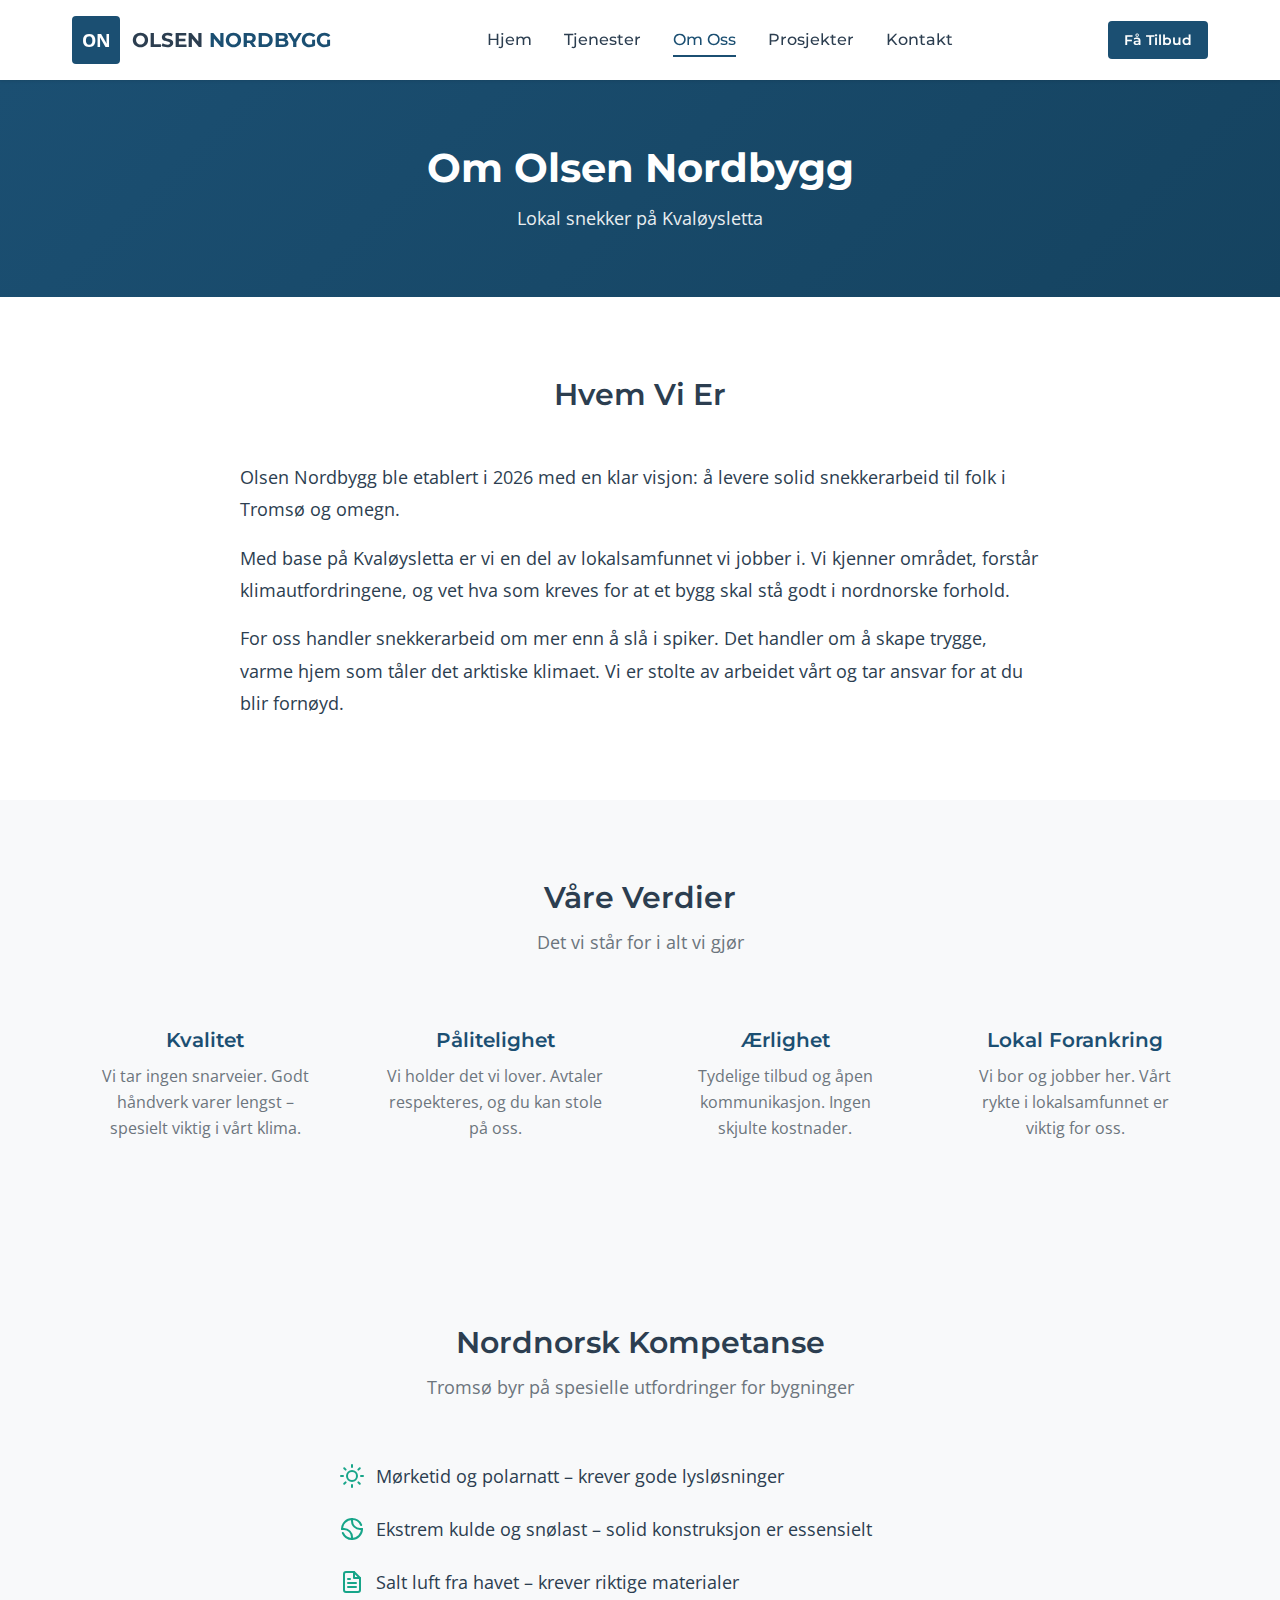
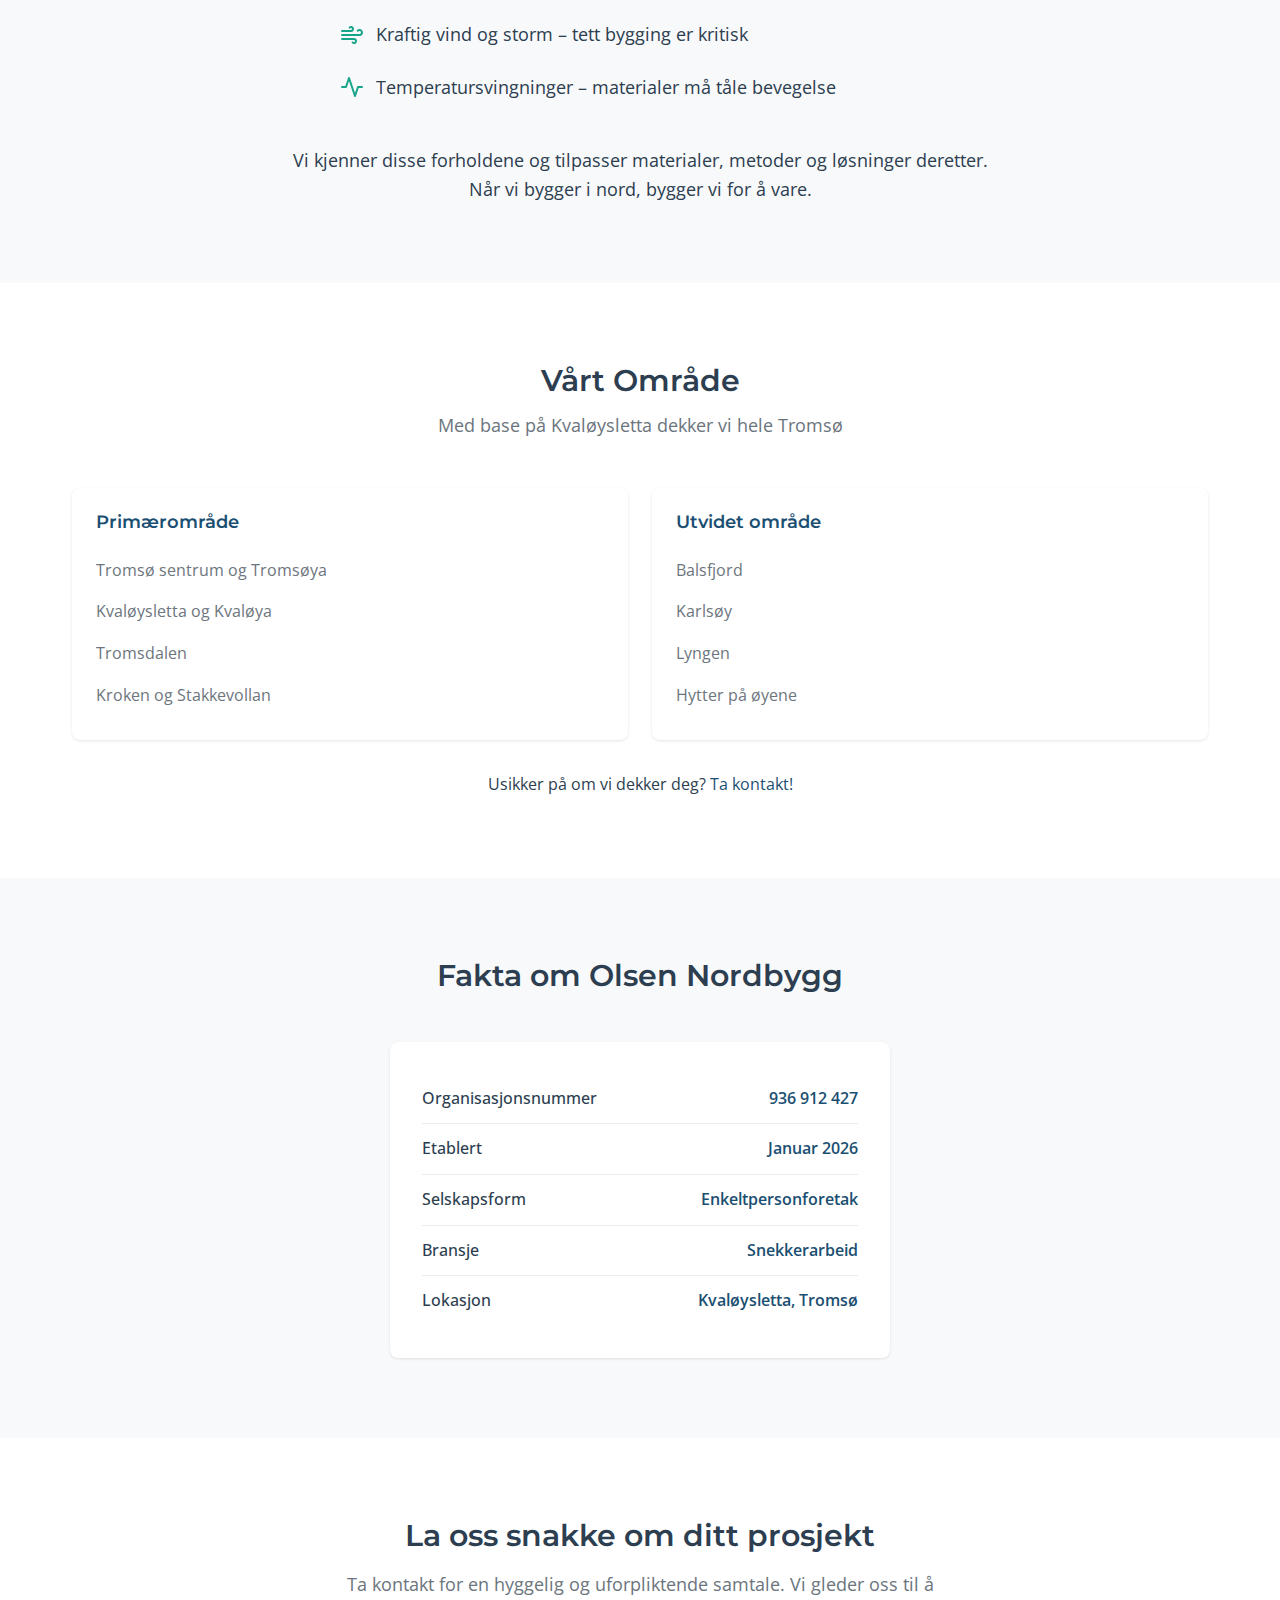
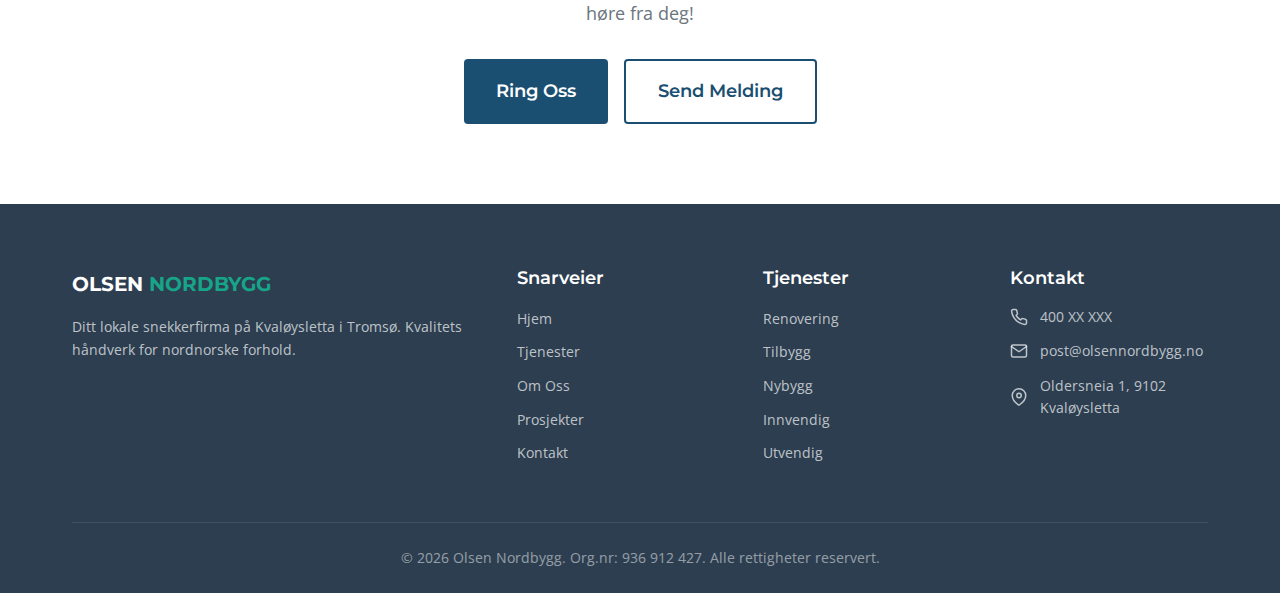
<file: om-oss.html>
<!DOCTYPE html>
<html lang="nb">
<head>
    <meta charset="UTF-8">
    <meta name="viewport" content="width=device-width, initial-scale=1.0">
    <meta http-equiv="X-UA-Compatible" content="IE=edge">

    <!-- SEO Meta Tags -->
    <title>Om Olsen Nordbygg | Snekker Tromsø | Kvaløysletta</title>
    <meta name="description" content="Olsen Nordbygg er ditt lokale snekkerfirma på Kvaløysletta i Tromsø. Les om oss og vår nordnorske kompetanse.">
    <meta name="keywords" content="olsen nordbygg, snekker tromsø, snekkerfirma kvaløysletta, lokal snekker, håndverker tromsø">
    <meta name="author" content="Olsen Nordbygg">
    <meta name="robots" content="index, follow">

    <!-- Open Graph -->
    <meta property="og:title" content="Om Olsen Nordbygg | Snekker Tromsø">
    <meta property="og:description" content="Olsen Nordbygg er ditt lokale snekkerfirma på Kvaløysletta i Tromsø.">
    <meta property="og:type" content="website">
    <meta property="og:url" content="https://olsennordbygg.no/om-oss">
    <meta property="og:locale" content="nb_NO">

    <!-- Favicon -->
    <link rel="icon" type="image/svg+xml" href="images/favicon.svg">

    <!-- Google Fonts -->
    <link rel="preconnect" href="https://fonts.googleapis.com">
    <link rel="preconnect" href="https://fonts.gstatic.com" crossorigin>
    <link href="https://fonts.googleapis.com/css2?family=Montserrat:wght@500;600;700&family=Open+Sans:wght@400;500;600&display=swap" rel="stylesheet">

    <!-- Stylesheets -->
    <link rel="stylesheet" href="css/style.css">
    <link rel="stylesheet" href="css/responsive.css">
</head>
<body>
    <!-- Header -->
    <header class="header">
        <div class="header-container">
            <a href="index.html" class="logo">
                <div class="logo-icon">ON</div>
                <span class="logo-text">OLSEN <span>NORDBYGG</span></span>
            </a>

            <nav class="nav-desktop">
                <ul>
                    <li><a href="index.html">Hjem</a></li>
                    <li><a href="tjenester.html">Tjenester</a></li>
                    <li><a href="om-oss.html" class="active">Om Oss</a></li>
                    <li><a href="prosjekter.html">Prosjekter</a></li>
                    <li><a href="kontakt.html">Kontakt</a></li>
                </ul>
            </nav>

            <a href="kontakt.html" class="btn btn-primary btn-sm header-cta">Få Tilbud</a>

            <button class="menu-toggle" aria-label="Åpne meny" aria-expanded="false">
                <span></span>
                <span></span>
                <span></span>
            </button>
        </div>

        <nav class="nav-mobile">
            <ul>
                <li><a href="index.html">Hjem</a></li>
                <li><a href="tjenester.html">Tjenester</a></li>
                <li><a href="om-oss.html" class="active">Om Oss</a></li>
                <li><a href="prosjekter.html">Prosjekter</a></li>
                <li><a href="kontakt.html">Kontakt</a></li>
            </ul>
        </nav>
    </header>

    <!-- Page Header -->
    <section class="page-header">
        <div class="container">
            <h1>Om Olsen Nordbygg</h1>
            <p>Lokal snekker på Kvaløysletta</p>
        </div>
    </section>

    <!-- Main Content -->
    <main>
        <!-- Company Story -->
        <section class="section">
            <div class="container">
                <div class="section-header">
                    <h2>Hvem Vi Er</h2>
                </div>
                <div style="max-width: 800px; margin: 0 auto;">
                    <p class="about-intro">
                        Olsen Nordbygg ble etablert i 2026 med en klar visjon: å levere solid snekkerarbeid til folk i Tromsø og omegn.
                    </p>
                    <p class="about-intro">
                        Med base på Kvaløysletta er vi en del av lokalsamfunnet vi jobber i. Vi kjenner området, forstår klimautfordringene, og vet hva som kreves for at et bygg skal stå godt i nordnorske forhold.
                    </p>
                    <p class="about-intro">
                        For oss handler snekkerarbeid om mer enn å slå i spiker. Det handler om å skape trygge, varme hjem som tåler det arktiske klimaet. Vi er stolte av arbeidet vårt og tar ansvar for at du blir fornøyd.
                    </p>
                </div>
            </div>
        </section>

        <!-- Values -->
        <section class="section bg-frost">
            <div class="container">
                <div class="section-header">
                    <h2>Våre Verdier</h2>
                    <p>Det vi står for i alt vi gjør</p>
                </div>
                <div class="values-grid">
                    <div class="value-card">
                        <h3>Kvalitet</h3>
                        <p>Vi tar ingen snarveier. Godt håndverk varer lengst – spesielt viktig i vårt klima.</p>
                    </div>
                    <div class="value-card">
                        <h3>Pålitelighet</h3>
                        <p>Vi holder det vi lover. Avtaler respekteres, og du kan stole på oss.</p>
                    </div>
                    <div class="value-card">
                        <h3>Ærlighet</h3>
                        <p>Tydelige tilbud og åpen kommunikasjon. Ingen skjulte kostnader.</p>
                    </div>
                    <div class="value-card">
                        <h3>Lokal Forankring</h3>
                        <p>Vi bor og jobber her. Vårt rykte i lokalsamfunnet er viktig for oss.</p>
                    </div>
                </div>
            </div>
        </section>

        <!-- Arctic Competence -->
        <section class="section arctic-challenges">
            <div class="container">
                <div class="section-header">
                    <h2>Nordnorsk Kompetanse</h2>
                    <p>Tromsø byr på spesielle utfordringer for bygninger</p>
                </div>
                <ul class="challenges-list">
                    <li>
                        <svg xmlns="http://www.w3.org/2000/svg" viewBox="0 0 24 24" fill="none" stroke="currentColor" stroke-width="2" stroke-linecap="round" stroke-linejoin="round"><circle cx="12" cy="12" r="5"></circle><line x1="12" y1="1" x2="12" y2="3"></line><line x1="12" y1="21" x2="12" y2="23"></line><line x1="4.22" y1="4.22" x2="5.64" y2="5.64"></line><line x1="18.36" y1="18.36" x2="19.78" y2="19.78"></line><line x1="1" y1="12" x2="3" y2="12"></line><line x1="21" y1="12" x2="23" y2="12"></line><line x1="4.22" y1="19.78" x2="5.64" y2="18.36"></line><line x1="18.36" y1="5.64" x2="19.78" y2="4.22"></line></svg>
                        <span>Mørketid og polarnatt – krever gode lysløsninger</span>
                    </li>
                    <li>
                        <svg xmlns="http://www.w3.org/2000/svg" viewBox="0 0 24 24" fill="none" stroke="currentColor" stroke-width="2" stroke-linecap="round" stroke-linejoin="round"><path d="M2 12h2a8 8 0 0 1 8 8v2"></path><path d="M2 12a10 10 0 0 1 10-10"></path><path d="M12 2a10 10 0 0 1 9.17 6"></path><path d="M22 12h-2a8 8 0 0 1-8-8V2"></path><path d="M22 12a10 10 0 0 1-10 10"></path><path d="M12 22a10 10 0 0 1-9.17-6"></path></svg>
                        <span>Ekstrem kulde og snølast – solid konstruksjon er essensielt</span>
                    </li>
                    <li>
                        <svg xmlns="http://www.w3.org/2000/svg" viewBox="0 0 24 24" fill="none" stroke="currentColor" stroke-width="2" stroke-linecap="round" stroke-linejoin="round"><path d="M14 2H6a2 2 0 0 0-2 2v16a2 2 0 0 0 2 2h12a2 2 0 0 0 2-2V8z"></path><polyline points="14 2 14 8 20 8"></polyline><line x1="16" y1="13" x2="8" y2="13"></line><line x1="16" y1="17" x2="8" y2="17"></line><polyline points="10 9 9 9 8 9"></polyline></svg>
                        <span>Salt luft fra havet – krever riktige materialer</span>
                    </li>
                    <li>
                        <svg xmlns="http://www.w3.org/2000/svg" viewBox="0 0 24 24" fill="none" stroke="currentColor" stroke-width="2" stroke-linecap="round" stroke-linejoin="round"><path d="M9.59 4.59A2 2 0 1 1 11 8H2m10.59 11.41A2 2 0 1 0 14 16H2m15.73-8.27A2.5 2.5 0 1 1 19.5 12H2"></path></svg>
                        <span>Kraftig vind og storm – tett bygging er kritisk</span>
                    </li>
                    <li>
                        <svg xmlns="http://www.w3.org/2000/svg" viewBox="0 0 24 24" fill="none" stroke="currentColor" stroke-width="2" stroke-linecap="round" stroke-linejoin="round"><polyline points="22 12 18 12 15 21 9 3 6 12 2 12"></polyline></svg>
                        <span>Temperatursvingninger – materialer må tåle bevegelse</span>
                    </li>
                </ul>
                <div style="max-width: 700px; margin: var(--space-6) auto 0; text-align: center;">
                    <p style="font-size: var(--text-lg);">
                        Vi kjenner disse forholdene og tilpasser materialer, metoder og løsninger deretter. Når vi bygger i nord, bygger vi for å vare.
                    </p>
                </div>
            </div>
        </section>

        <!-- Service Area -->
        <section class="section">
            <div class="container">
                <div class="section-header">
                    <h2>Vårt Område</h2>
                    <p>Med base på Kvaløysletta dekker vi hele Tromsø</p>
                </div>
                <div class="area-grid">
                    <div class="area-box">
                        <h3>Primærområde</h3>
                        <ul>
                            <li>Tromsø sentrum og Tromsøya</li>
                            <li>Kvaløysletta og Kvaløya</li>
                            <li>Tromsdalen</li>
                            <li>Kroken og Stakkevollan</li>
                        </ul>
                    </div>
                    <div class="area-box">
                        <h3>Utvidet område</h3>
                        <ul>
                            <li>Balsfjord</li>
                            <li>Karlsøy</li>
                            <li>Lyngen</li>
                            <li>Hytter på øyene</li>
                        </ul>
                    </div>
                </div>
                <div style="text-align: center; margin-top: var(--space-6);">
                    <p>Usikker på om vi dekker deg? <a href="kontakt.html">Ta kontakt!</a></p>
                </div>
            </div>
        </section>

        <!-- Company Facts -->
        <section class="section bg-frost">
            <div class="container">
                <div class="section-header">
                    <h2>Fakta om Olsen Nordbygg</h2>
                </div>
                <div class="pricing-card" style="max-width: 500px; margin: 0 auto;">
                    <div class="pricing-item">
                        <span class="pricing-label">Organisasjonsnummer</span>
                        <span class="pricing-value">936 912 427</span>
                    </div>
                    <div class="pricing-item">
                        <span class="pricing-label">Etablert</span>
                        <span class="pricing-value">Januar 2026</span>
                    </div>
                    <div class="pricing-item">
                        <span class="pricing-label">Selskapsform</span>
                        <span class="pricing-value">Enkeltpersonforetak</span>
                    </div>
                    <div class="pricing-item">
                        <span class="pricing-label">Bransje</span>
                        <span class="pricing-value">Snekkerarbeid</span>
                    </div>
                    <div class="pricing-item">
                        <span class="pricing-label">Lokasjon</span>
                        <span class="pricing-value">Kvaløysletta, Tromsø</span>
                    </div>
                </div>
            </div>
        </section>

        <!-- CTA Section -->
        <section class="section cta-section">
            <div class="container">
                <h2>La oss snakke om ditt prosjekt</h2>
                <p>Ta kontakt for en hyggelig og uforpliktende samtale. Vi gleder oss til å høre fra deg!</p>
                <div class="cta-buttons">
                    <a href="tel:+4740000000" class="btn btn-primary btn-lg">Ring Oss</a>
                    <a href="kontakt.html" class="btn btn-outline btn-lg">Send Melding</a>
                </div>
            </div>
        </section>
    </main>

    <!-- Footer -->
    <footer class="footer">
        <div class="container">
            <div class="footer-grid">
                <div class="footer-brand">
                    <span class="logo-text">OLSEN <span>NORDBYGG</span></span>
                    <p>Ditt lokale snekkerfirma på Kvaløysletta i Tromsø. Kvalitets håndverk for nordnorske forhold.</p>
                </div>

                <div class="footer-section">
                    <h4>Snarveier</h4>
                    <ul>
                        <li><a href="index.html">Hjem</a></li>
                        <li><a href="tjenester.html">Tjenester</a></li>
                        <li><a href="om-oss.html">Om Oss</a></li>
                        <li><a href="prosjekter.html">Prosjekter</a></li>
                        <li><a href="kontakt.html">Kontakt</a></li>
                    </ul>
                </div>

                <div class="footer-section">
                    <h4>Tjenester</h4>
                    <ul>
                        <li><a href="tjenester.html#renovering">Renovering</a></li>
                        <li><a href="tjenester.html#tilbygg">Tilbygg</a></li>
                        <li><a href="tjenester.html#nybygg">Nybygg</a></li>
                        <li><a href="tjenester.html#innvendig">Innvendig</a></li>
                        <li><a href="tjenester.html#utvendig">Utvendig</a></li>
                    </ul>
                </div>

                <div class="footer-section">
                    <h4>Kontakt</h4>
                    <div class="footer-contact-item">
                        <svg xmlns="http://www.w3.org/2000/svg" viewBox="0 0 24 24" fill="none" stroke="currentColor" stroke-width="2" stroke-linecap="round" stroke-linejoin="round"><path d="M22 16.92v3a2 2 0 0 1-2.18 2 19.79 19.79 0 0 1-8.63-3.07 19.5 19.5 0 0 1-6-6 19.79 19.79 0 0 1-3.07-8.67A2 2 0 0 1 4.11 2h3a2 2 0 0 1 2 1.72 12.84 12.84 0 0 0 .7 2.81 2 2 0 0 1-.45 2.11L8.09 9.91a16 16 0 0 0 6 6l1.27-1.27a2 2 0 0 1 2.11-.45 12.84 12.84 0 0 0 2.81.7A2 2 0 0 1 22 16.92z"></path></svg>
                        <a href="tel:+4740000000">400 XX XXX</a>
                    </div>
                    <div class="footer-contact-item">
                        <svg xmlns="http://www.w3.org/2000/svg" viewBox="0 0 24 24" fill="none" stroke="currentColor" stroke-width="2" stroke-linecap="round" stroke-linejoin="round"><path d="M4 4h16c1.1 0 2 .9 2 2v12c0 1.1-.9 2-2 2H4c-1.1 0-2-.9-2-2V6c0-1.1.9-2 2-2z"></path><polyline points="22,6 12,13 2,6"></polyline></svg>
                        <a href="mailto:post@olsennordbygg.no">post@olsennordbygg.no</a>
                    </div>
                    <div class="footer-contact-item">
                        <svg xmlns="http://www.w3.org/2000/svg" viewBox="0 0 24 24" fill="none" stroke="currentColor" stroke-width="2" stroke-linecap="round" stroke-linejoin="round"><path d="M21 10c0 7-9 13-9 13s-9-6-9-13a9 9 0 0 1 18 0z"></path><circle cx="12" cy="10" r="3"></circle></svg>
                        <span>Oldersneia 1, 9102 Kvaløysletta</span>
                    </div>
                </div>
            </div>

            <div class="footer-bottom">
                <p>&copy; 2026 Olsen Nordbygg. Org.nr: 936 912 427. Alle rettigheter reservert.</p>
            </div>
        </div>
    </footer>

    <!-- JavaScript -->
    <script src="js/main.js"></script>
</body>
</html>
</file>
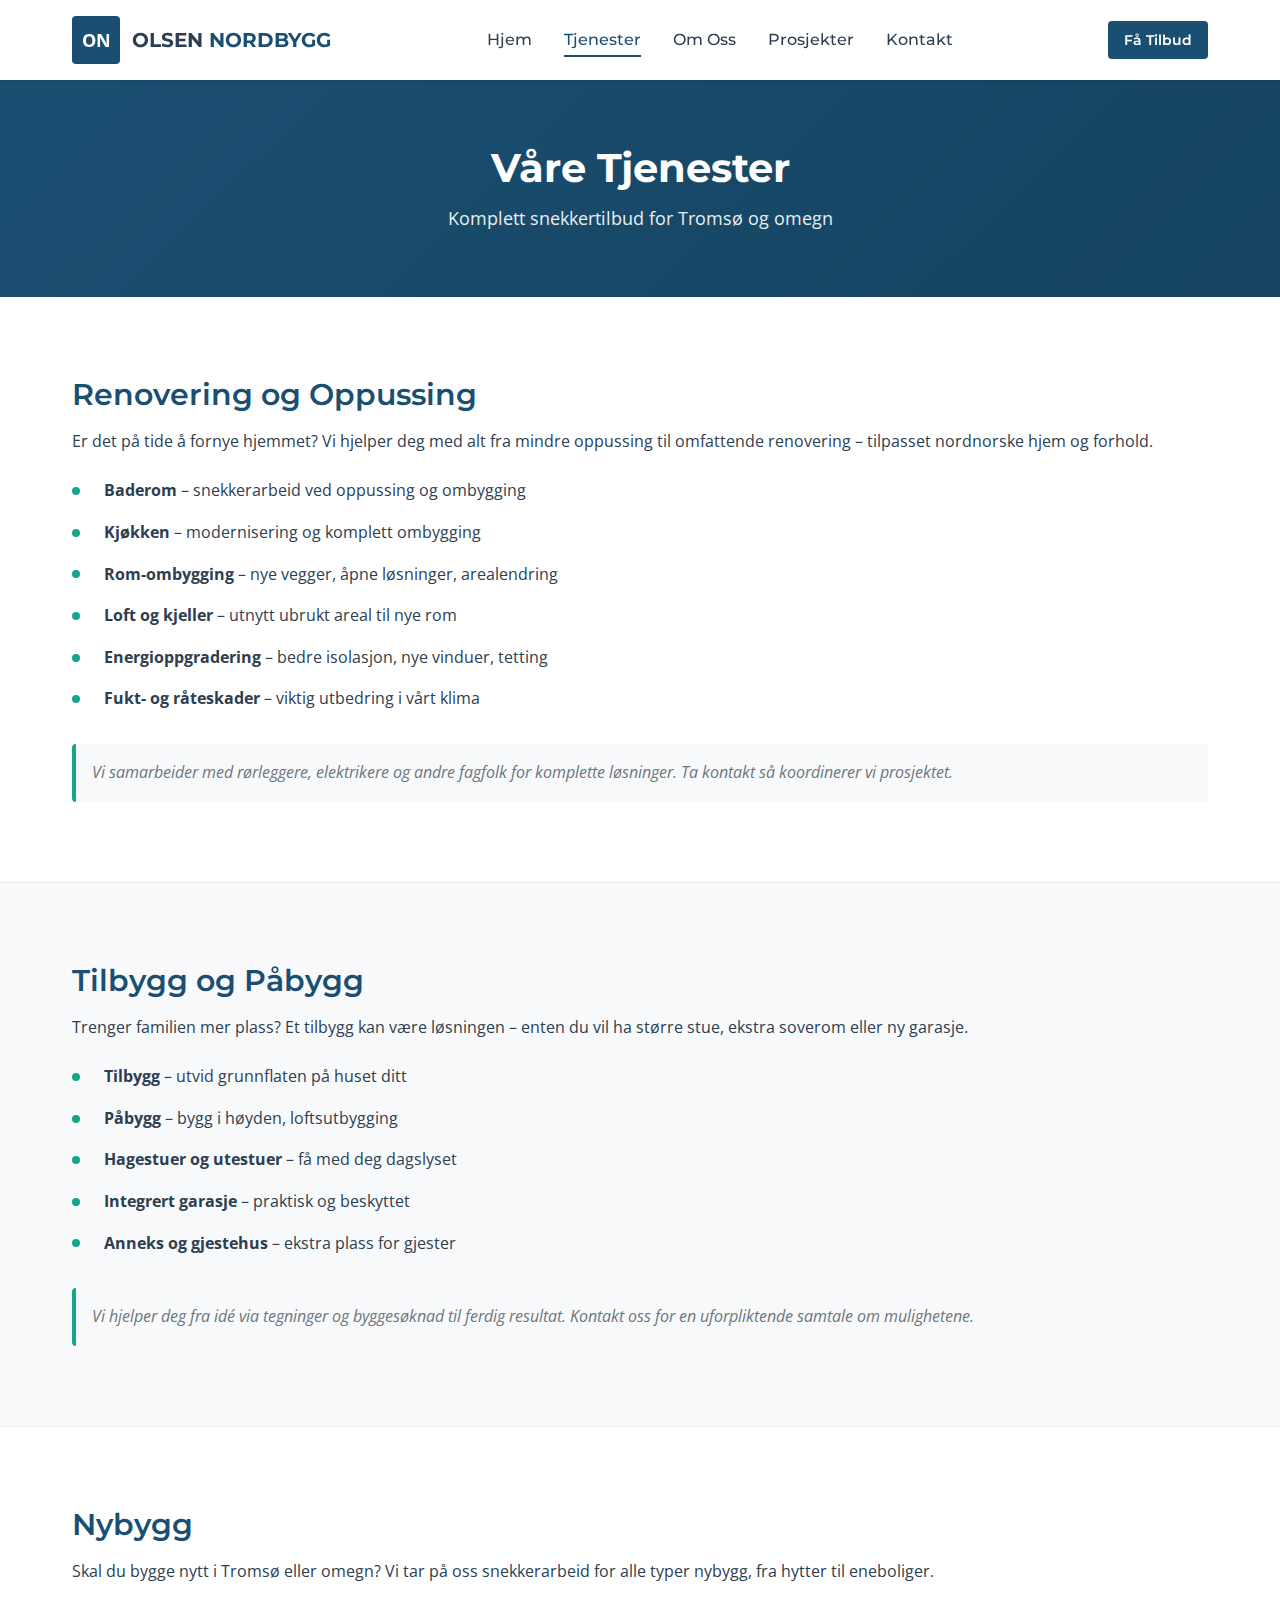
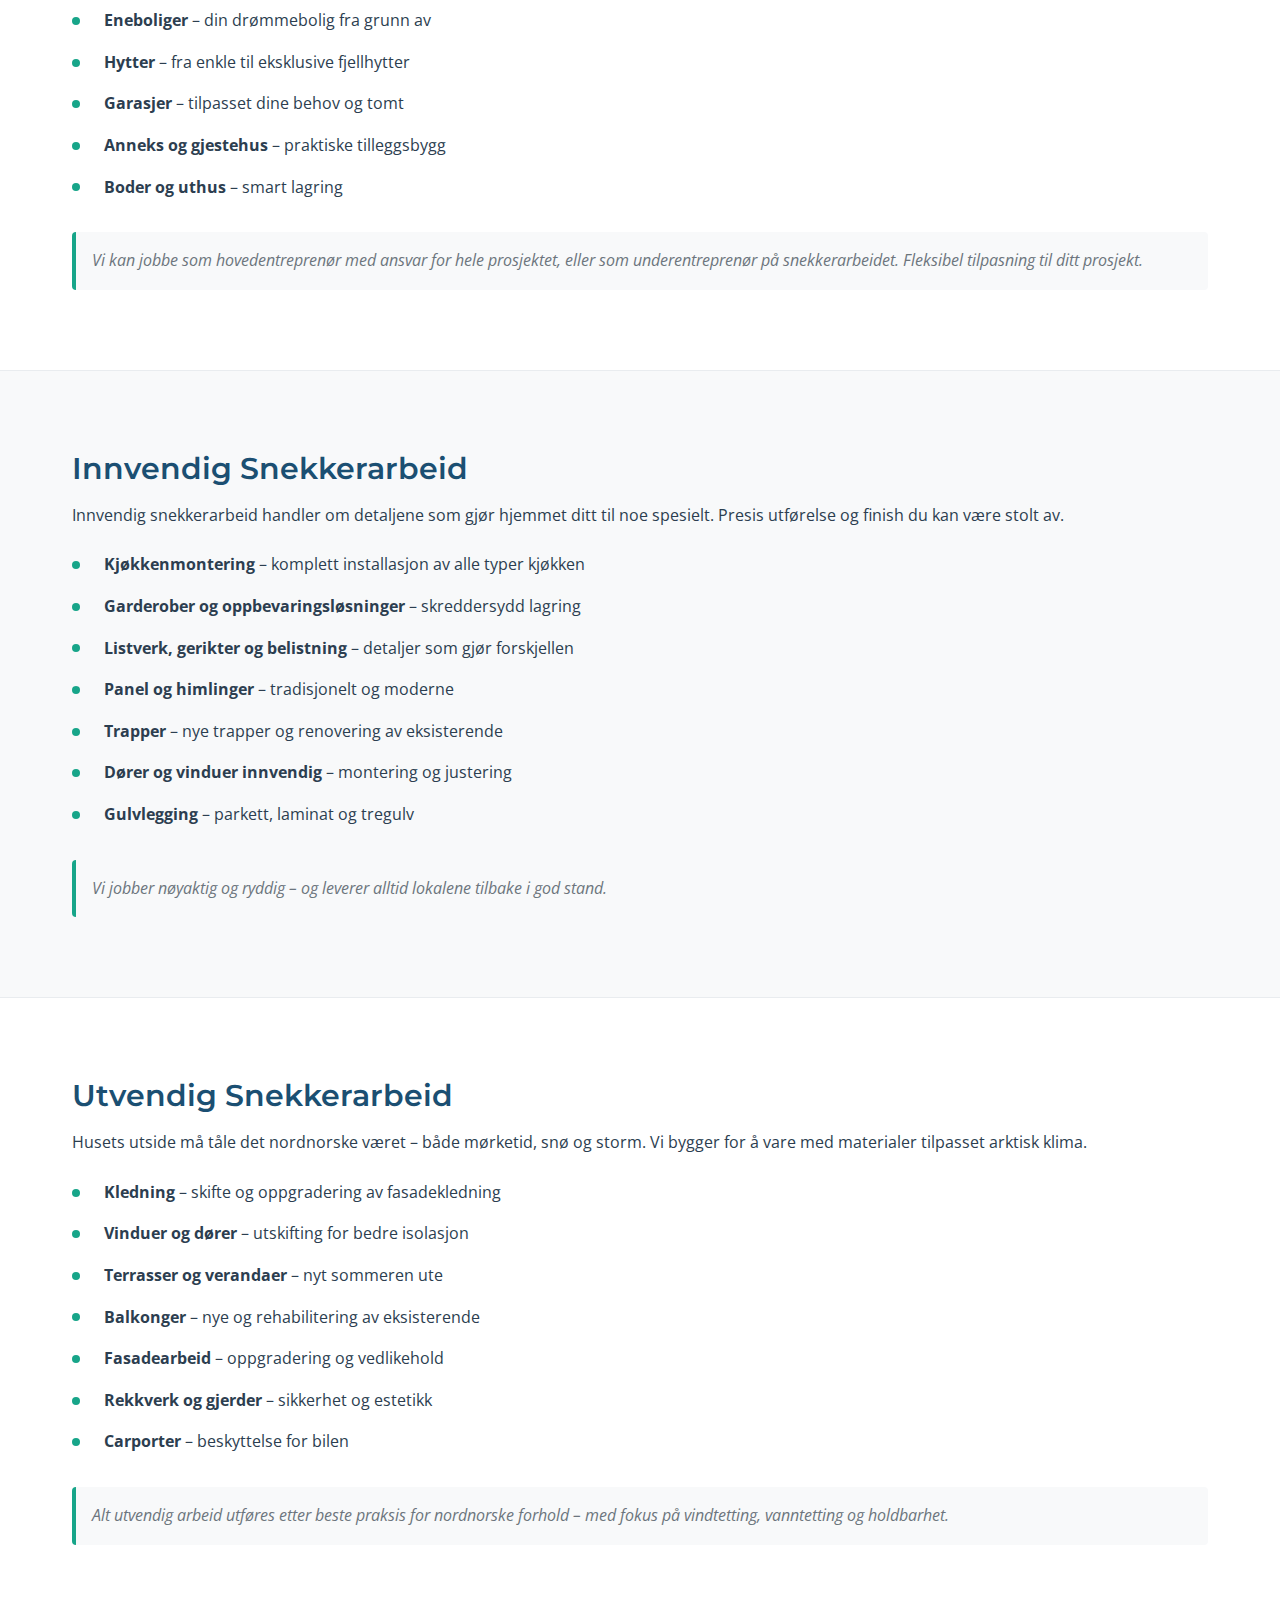
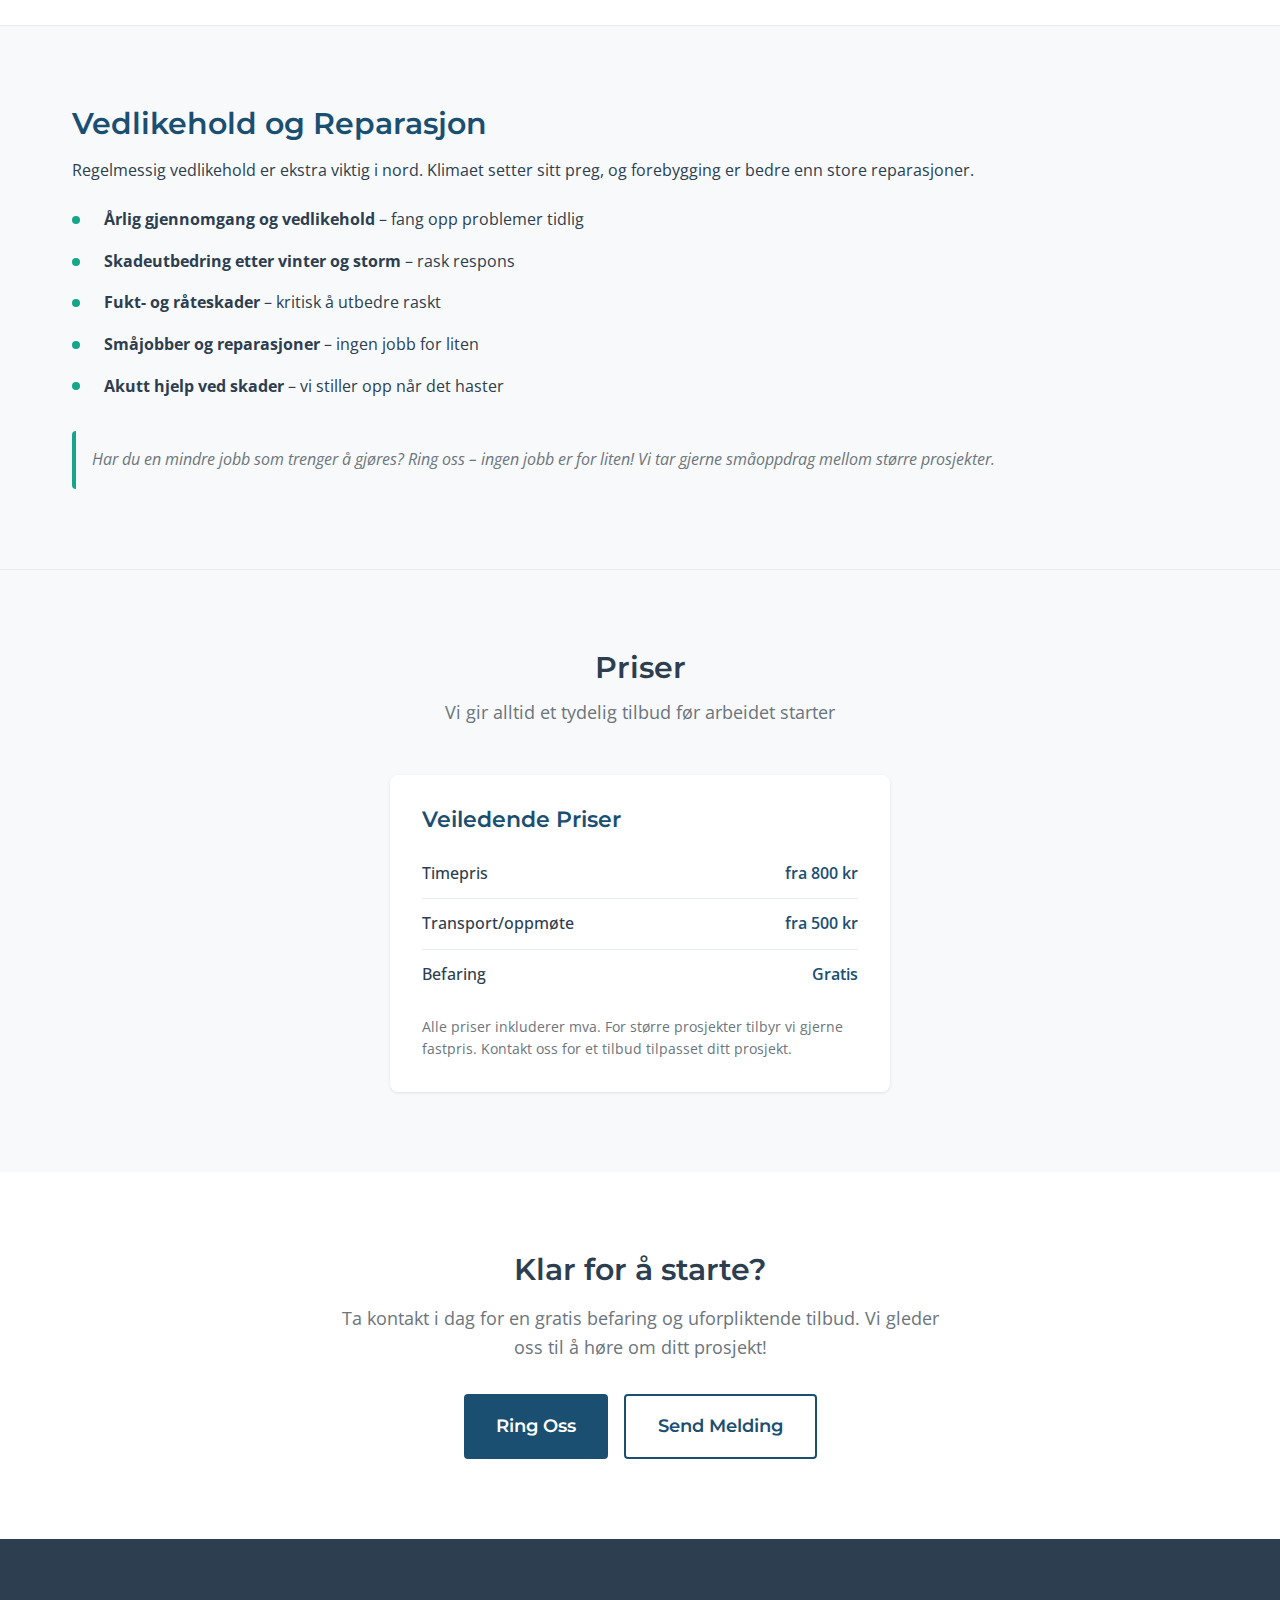
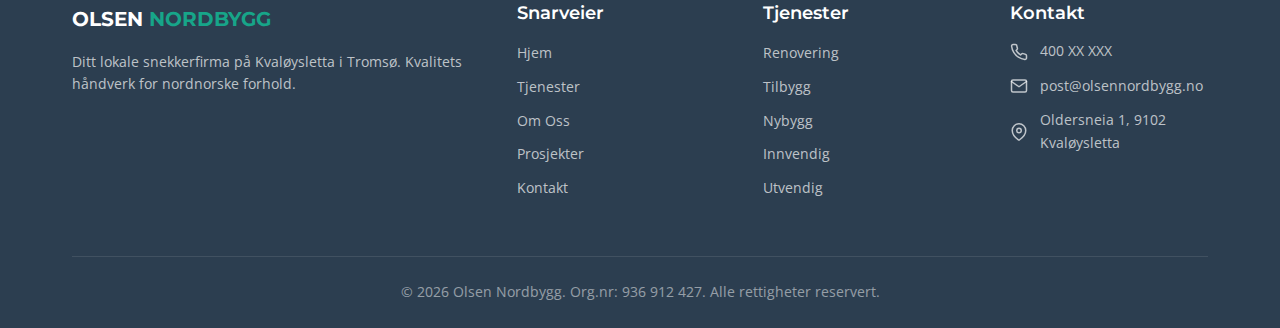
<file: tjenester.html>
<!DOCTYPE html>
<html lang="nb">
<head>
    <meta charset="UTF-8">
    <meta name="viewport" content="width=device-width, initial-scale=1.0">
    <meta http-equiv="X-UA-Compatible" content="IE=edge">

    <!-- SEO Meta Tags -->
    <title>Snekkertjenester Tromsø | Renovering, Tilbygg, Nybygg | Olsen Nordbygg</title>
    <meta name="description" content="Komplett snekkertilbud i Tromsø og Troms. Renovering, tilbygg, innvendig og utvendig arbeid. Se tjenester og få tilbud.">
    <meta name="keywords" content="snekkertjenester tromsø, renovering bad tromsø, tilbygg tromsø, kjøkken renovering, snekkerarbeid, tømrer tromsø">
    <meta name="author" content="Olsen Nordbygg">
    <meta name="robots" content="index, follow">

    <!-- Open Graph -->
    <meta property="og:title" content="Snekkertjenester Tromsø | Olsen Nordbygg">
    <meta property="og:description" content="Komplett snekkertilbud i Tromsø og Troms. Renovering, tilbygg, innvendig og utvendig arbeid.">
    <meta property="og:type" content="website">
    <meta property="og:url" content="https://olsennordbygg.no/tjenester">
    <meta property="og:locale" content="nb_NO">

    <!-- Favicon -->
    <link rel="icon" type="image/svg+xml" href="images/favicon.svg">

    <!-- Google Fonts -->
    <link rel="preconnect" href="https://fonts.googleapis.com">
    <link rel="preconnect" href="https://fonts.gstatic.com" crossorigin>
    <link href="https://fonts.googleapis.com/css2?family=Montserrat:wght@500;600;700&family=Open+Sans:wght@400;500;600&display=swap" rel="stylesheet">

    <!-- Stylesheets -->
    <link rel="stylesheet" href="css/style.css">
    <link rel="stylesheet" href="css/responsive.css">
</head>
<body>
    <!-- Header -->
    <header class="header">
        <div class="header-container">
            <a href="index.html" class="logo">
                <div class="logo-icon">ON</div>
                <span class="logo-text">OLSEN <span>NORDBYGG</span></span>
            </a>

            <nav class="nav-desktop">
                <ul>
                    <li><a href="index.html">Hjem</a></li>
                    <li><a href="tjenester.html" class="active">Tjenester</a></li>
                    <li><a href="om-oss.html">Om Oss</a></li>
                    <li><a href="prosjekter.html">Prosjekter</a></li>
                    <li><a href="kontakt.html">Kontakt</a></li>
                </ul>
            </nav>

            <a href="kontakt.html" class="btn btn-primary btn-sm header-cta">Få Tilbud</a>

            <button class="menu-toggle" aria-label="Åpne meny" aria-expanded="false">
                <span></span>
                <span></span>
                <span></span>
            </button>
        </div>

        <nav class="nav-mobile">
            <ul>
                <li><a href="index.html">Hjem</a></li>
                <li><a href="tjenester.html" class="active">Tjenester</a></li>
                <li><a href="om-oss.html">Om Oss</a></li>
                <li><a href="prosjekter.html">Prosjekter</a></li>
                <li><a href="kontakt.html">Kontakt</a></li>
            </ul>
        </nav>
    </header>

    <!-- Page Header -->
    <section class="page-header">
        <div class="container">
            <h1>Våre Tjenester</h1>
            <p>Komplett snekkertilbud for Tromsø og omegn</p>
        </div>
    </section>

    <!-- Services Content -->
    <main>
        <!-- Renovering -->
        <section id="renovering" class="service-detail section">
            <div class="container">
                <h2>Renovering og Oppussing</h2>
                <p>Er det på tide å fornye hjemmet? Vi hjelper deg med alt fra mindre oppussing til omfattende renovering – tilpasset nordnorske hjem og forhold.</p>

                <ul class="service-list">
                    <li><strong>Baderom</strong> – snekkerarbeid ved oppussing og ombygging</li>
                    <li><strong>Kjøkken</strong> – modernisering og komplett ombygging</li>
                    <li><strong>Rom-ombygging</strong> – nye vegger, åpne løsninger, arealendring</li>
                    <li><strong>Loft og kjeller</strong> – utnytt ubrukt areal til nye rom</li>
                    <li><strong>Energioppgradering</strong> – bedre isolasjon, nye vinduer, tetting</li>
                    <li><strong>Fukt- og råteskader</strong> – viktig utbedring i vårt klima</li>
                </ul>

                <p class="service-note">Vi samarbeider med rørleggere, elektrikere og andre fagfolk for komplette løsninger. Ta kontakt så koordinerer vi prosjektet.</p>
            </div>
        </section>

        <!-- Tilbygg -->
        <section id="tilbygg" class="service-detail section bg-frost">
            <div class="container">
                <h2>Tilbygg og Påbygg</h2>
                <p>Trenger familien mer plass? Et tilbygg kan være løsningen – enten du vil ha større stue, ekstra soverom eller ny garasje.</p>

                <ul class="service-list">
                    <li><strong>Tilbygg</strong> – utvid grunnflaten på huset ditt</li>
                    <li><strong>Påbygg</strong> – bygg i høyden, loftsutbygging</li>
                    <li><strong>Hagestuer og utestuer</strong> – få med deg dagslyset</li>
                    <li><strong>Integrert garasje</strong> – praktisk og beskyttet</li>
                    <li><strong>Anneks og gjestehus</strong> – ekstra plass for gjester</li>
                </ul>

                <p class="service-note">Vi hjelper deg fra idé via tegninger og byggesøknad til ferdig resultat. Kontakt oss for en uforpliktende samtale om mulighetene.</p>
            </div>
        </section>

        <!-- Nybygg -->
        <section id="nybygg" class="service-detail section">
            <div class="container">
                <h2>Nybygg</h2>
                <p>Skal du bygge nytt i Tromsø eller omegn? Vi tar på oss snekkerarbeid for alle typer nybygg, fra hytter til eneboliger.</p>

                <ul class="service-list">
                    <li><strong>Eneboliger</strong> – din drømmebolig fra grunn av</li>
                    <li><strong>Hytter</strong> – fra enkle til eksklusive fjellhytter</li>
                    <li><strong>Garasjer</strong> – tilpasset dine behov og tomt</li>
                    <li><strong>Anneks og gjestehus</strong> – praktiske tilleggsbygg</li>
                    <li><strong>Boder og uthus</strong> – smart lagring</li>
                </ul>

                <p class="service-note">Vi kan jobbe som hovedentreprenør med ansvar for hele prosjektet, eller som underentreprenør på snekkerarbeidet. Fleksibel tilpasning til ditt prosjekt.</p>
            </div>
        </section>

        <!-- Innvendig -->
        <section id="innvendig" class="service-detail section bg-frost">
            <div class="container">
                <h2>Innvendig Snekkerarbeid</h2>
                <p>Innvendig snekkerarbeid handler om detaljene som gjør hjemmet ditt til noe spesielt. Presis utførelse og finish du kan være stolt av.</p>

                <ul class="service-list">
                    <li><strong>Kjøkkenmontering</strong> – komplett installasjon av alle typer kjøkken</li>
                    <li><strong>Garderober og oppbevaringsløsninger</strong> – skreddersydd lagring</li>
                    <li><strong>Listverk, gerikter og belistning</strong> – detaljer som gjør forskjellen</li>
                    <li><strong>Panel og himlinger</strong> – tradisjonelt og moderne</li>
                    <li><strong>Trapper</strong> – nye trapper og renovering av eksisterende</li>
                    <li><strong>Dører og vinduer innvendig</strong> – montering og justering</li>
                    <li><strong>Gulvlegging</strong> – parkett, laminat og tregulv</li>
                </ul>

                <p class="service-note">Vi jobber nøyaktig og ryddig – og leverer alltid lokalene tilbake i god stand.</p>
            </div>
        </section>

        <!-- Utvendig -->
        <section id="utvendig" class="service-detail section">
            <div class="container">
                <h2>Utvendig Snekkerarbeid</h2>
                <p>Husets utside må tåle det nordnorske været – både mørketid, snø og storm. Vi bygger for å vare med materialer tilpasset arktisk klima.</p>

                <ul class="service-list">
                    <li><strong>Kledning</strong> – skifte og oppgradering av fasadekledning</li>
                    <li><strong>Vinduer og dører</strong> – utskifting for bedre isolasjon</li>
                    <li><strong>Terrasser og verandaer</strong> – nyt sommeren ute</li>
                    <li><strong>Balkonger</strong> – nye og rehabilitering av eksisterende</li>
                    <li><strong>Fasadearbeid</strong> – oppgradering og vedlikehold</li>
                    <li><strong>Rekkverk og gjerder</strong> – sikkerhet og estetikk</li>
                    <li><strong>Carporter</strong> – beskyttelse for bilen</li>
                </ul>

                <p class="service-note">Alt utvendig arbeid utføres etter beste praksis for nordnorske forhold – med fokus på vindtetting, vanntetting og holdbarhet.</p>
            </div>
        </section>

        <!-- Vedlikehold -->
        <section id="vedlikehold" class="service-detail section bg-frost">
            <div class="container">
                <h2>Vedlikehold og Reparasjon</h2>
                <p>Regelmessig vedlikehold er ekstra viktig i nord. Klimaet setter sitt preg, og forebygging er bedre enn store reparasjoner.</p>

                <ul class="service-list">
                    <li><strong>Årlig gjennomgang og vedlikehold</strong> – fang opp problemer tidlig</li>
                    <li><strong>Skadeutbedring etter vinter og storm</strong> – rask respons</li>
                    <li><strong>Fukt- og råteskader</strong> – kritisk å utbedre raskt</li>
                    <li><strong>Småjobber og reparasjoner</strong> – ingen jobb for liten</li>
                    <li><strong>Akutt hjelp ved skader</strong> – vi stiller opp når det haster</li>
                </ul>

                <p class="service-note">Har du en mindre jobb som trenger å gjøres? Ring oss – ingen jobb er for liten! Vi tar gjerne småoppdrag mellom større prosjekter.</p>
            </div>
        </section>

        <!-- Pricing -->
        <section class="section pricing-section">
            <div class="container">
                <div class="section-header">
                    <h2>Priser</h2>
                    <p>Vi gir alltid et tydelig tilbud før arbeidet starter</p>
                </div>

                <div class="pricing-card">
                    <h3>Veiledende Priser</h3>

                    <div class="pricing-item">
                        <span class="pricing-label">Timepris</span>
                        <span class="pricing-value">fra 800 kr</span>
                    </div>

                    <div class="pricing-item">
                        <span class="pricing-label">Transport/oppmøte</span>
                        <span class="pricing-value">fra 500 kr</span>
                    </div>

                    <div class="pricing-item">
                        <span class="pricing-label">Befaring</span>
                        <span class="pricing-value">Gratis</span>
                    </div>

                    <p class="pricing-note">Alle priser inkluderer mva. For større prosjekter tilbyr vi gjerne fastpris. Kontakt oss for et tilbud tilpasset ditt prosjekt.</p>
                </div>
            </div>
        </section>

        <!-- CTA Section -->
        <section class="section cta-section">
            <div class="container">
                <h2>Klar for å starte?</h2>
                <p>Ta kontakt i dag for en gratis befaring og uforpliktende tilbud. Vi gleder oss til å høre om ditt prosjekt!</p>
                <div class="cta-buttons">
                    <a href="tel:+4740000000" class="btn btn-primary btn-lg">Ring Oss</a>
                    <a href="kontakt.html" class="btn btn-outline btn-lg">Send Melding</a>
                </div>
            </div>
        </section>
    </main>

    <!-- Footer -->
    <footer class="footer">
        <div class="container">
            <div class="footer-grid">
                <div class="footer-brand">
                    <span class="logo-text">OLSEN <span>NORDBYGG</span></span>
                    <p>Ditt lokale snekkerfirma på Kvaløysletta i Tromsø. Kvalitets håndverk for nordnorske forhold.</p>
                </div>

                <div class="footer-section">
                    <h4>Snarveier</h4>
                    <ul>
                        <li><a href="index.html">Hjem</a></li>
                        <li><a href="tjenester.html">Tjenester</a></li>
                        <li><a href="om-oss.html">Om Oss</a></li>
                        <li><a href="prosjekter.html">Prosjekter</a></li>
                        <li><a href="kontakt.html">Kontakt</a></li>
                    </ul>
                </div>

                <div class="footer-section">
                    <h4>Tjenester</h4>
                    <ul>
                        <li><a href="tjenester.html#renovering">Renovering</a></li>
                        <li><a href="tjenester.html#tilbygg">Tilbygg</a></li>
                        <li><a href="tjenester.html#nybygg">Nybygg</a></li>
                        <li><a href="tjenester.html#innvendig">Innvendig</a></li>
                        <li><a href="tjenester.html#utvendig">Utvendig</a></li>
                    </ul>
                </div>

                <div class="footer-section">
                    <h4>Kontakt</h4>
                    <div class="footer-contact-item">
                        <svg xmlns="http://www.w3.org/2000/svg" viewBox="0 0 24 24" fill="none" stroke="currentColor" stroke-width="2" stroke-linecap="round" stroke-linejoin="round"><path d="M22 16.92v3a2 2 0 0 1-2.18 2 19.79 19.79 0 0 1-8.63-3.07 19.5 19.5 0 0 1-6-6 19.79 19.79 0 0 1-3.07-8.67A2 2 0 0 1 4.11 2h3a2 2 0 0 1 2 1.72 12.84 12.84 0 0 0 .7 2.81 2 2 0 0 1-.45 2.11L8.09 9.91a16 16 0 0 0 6 6l1.27-1.27a2 2 0 0 1 2.11-.45 12.84 12.84 0 0 0 2.81.7A2 2 0 0 1 22 16.92z"></path></svg>
                        <a href="tel:+4740000000">400 XX XXX</a>
                    </div>
                    <div class="footer-contact-item">
                        <svg xmlns="http://www.w3.org/2000/svg" viewBox="0 0 24 24" fill="none" stroke="currentColor" stroke-width="2" stroke-linecap="round" stroke-linejoin="round"><path d="M4 4h16c1.1 0 2 .9 2 2v12c0 1.1-.9 2-2 2H4c-1.1 0-2-.9-2-2V6c0-1.1.9-2 2-2z"></path><polyline points="22,6 12,13 2,6"></polyline></svg>
                        <a href="mailto:post@olsennordbygg.no">post@olsennordbygg.no</a>
                    </div>
                    <div class="footer-contact-item">
                        <svg xmlns="http://www.w3.org/2000/svg" viewBox="0 0 24 24" fill="none" stroke="currentColor" stroke-width="2" stroke-linecap="round" stroke-linejoin="round"><path d="M21 10c0 7-9 13-9 13s-9-6-9-13a9 9 0 0 1 18 0z"></path><circle cx="12" cy="10" r="3"></circle></svg>
                        <span>Oldersneia 1, 9102 Kvaløysletta</span>
                    </div>
                </div>
            </div>

            <div class="footer-bottom">
                <p>&copy; 2026 Olsen Nordbygg. Org.nr: 936 912 427. Alle rettigheter reservert.</p>
            </div>
        </div>
    </footer>

    <!-- JavaScript -->
    <script src="js/main.js"></script>
</body>
</html>
</file>
<file: css/style.css>
/* ========================================
   OLSEN NORDBYGG - Main Stylesheet
   Snekker i Tromsø - Bygget for Nordnorske Forhold
   ======================================== */

/* ----------------------------------------
   CSS Custom Properties (Design System)
   ---------------------------------------- */
:root {
    /* Primary Colors */
    --color-primary: #1B4F72;           /* Arctic Blue */
    --color-primary-dark: #154360;
    --color-primary-light: #2471A3;

    /* Secondary Colors */
    --color-secondary: #8B5E3C;         /* Warm Wood */
    --color-secondary-dark: #6D4A2F;
    --color-secondary-light: #A67C52;

    /* Accent Colors */
    --color-accent: #17A589;            /* Northern Light Teal */
    --color-accent-dark: #138D75;
    --color-accent-light: #1ABC9C;

    /* Neutral Colors */
    --color-white: #FFFFFF;
    --color-frost: #F8F9FA;             /* Frost White */
    --color-light-gray: #E9ECEF;
    --color-gray: #ADB5BD;
    --color-dark-gray: #6C757D;
    --color-charcoal: #2C3E50;          /* Text */
    --color-black: #1A1A1A;

    /* Typography */
    --font-heading: 'Montserrat', sans-serif;
    --font-body: 'Open Sans', sans-serif;

    /* Font Sizes */
    --text-xs: 0.75rem;      /* 12px */
    --text-sm: 0.875rem;     /* 14px */
    --text-base: 1rem;       /* 16px */
    --text-lg: 1.125rem;     /* 18px */
    --text-xl: 1.25rem;      /* 20px */
    --text-2xl: 1.375rem;    /* 22px */
    --text-3xl: 1.875rem;    /* 30px */
    --text-4xl: 2.5rem;      /* 40px */

    /* Spacing */
    --space-1: 0.25rem;      /* 4px */
    --space-2: 0.5rem;       /* 8px */
    --space-3: 0.75rem;      /* 12px */
    --space-4: 1rem;         /* 16px */
    --space-5: 1.5rem;       /* 24px */
    --space-6: 2rem;         /* 32px */
    --space-8: 3rem;         /* 48px */
    --space-10: 4rem;        /* 64px */
    --space-12: 5rem;        /* 80px */

    /* Layout */
    --max-width: 1200px;
    --container-padding: 1.5rem;

    /* Borders & Shadows */
    --border-radius: 4px;
    --border-radius-lg: 8px;
    --shadow-sm: 0 1px 3px rgba(0, 0, 0, 0.1);
    --shadow-md: 0 4px 6px rgba(0, 0, 0, 0.1);
    --shadow-lg: 0 10px 25px rgba(0, 0, 0, 0.15);

    /* Transitions */
    --transition-fast: 0.15s ease;
    --transition-normal: 0.3s ease;
}

/* ----------------------------------------
   Reset & Base Styles
   ---------------------------------------- */
*,
*::before,
*::after {
    box-sizing: border-box;
    margin: 0;
    padding: 0;
}

html {
    font-size: 16px;
    scroll-behavior: smooth;
}

body {
    font-family: var(--font-body);
    font-size: var(--text-base);
    line-height: 1.6;
    color: var(--color-charcoal);
    background-color: var(--color-white);
    -webkit-font-smoothing: antialiased;
    -moz-osx-font-smoothing: grayscale;
}

img {
    max-width: 100%;
    height: auto;
    display: block;
}

a {
    color: var(--color-primary);
    text-decoration: none;
    transition: color var(--transition-fast);
}

a:hover {
    color: var(--color-primary-light);
}

ul, ol {
    list-style: none;
}

button {
    font-family: inherit;
    cursor: pointer;
    border: none;
    background: none;
}

input, textarea, select {
    font-family: inherit;
    font-size: inherit;
}

/* ----------------------------------------
   Typography
   ---------------------------------------- */
h1, h2, h3, h4, h5, h6 {
    font-family: var(--font-heading);
    font-weight: 600;
    line-height: 1.2;
    color: var(--color-charcoal);
}

h1 {
    font-size: var(--text-4xl);
    font-weight: 700;
}

h2 {
    font-size: var(--text-3xl);
}

h3 {
    font-size: var(--text-2xl);
}

h4 {
    font-size: var(--text-xl);
}

p {
    margin-bottom: var(--space-4);
}

p:last-child {
    margin-bottom: 0;
}

.text-center {
    text-align: center;
}

.text-primary {
    color: var(--color-primary);
}

.text-accent {
    color: var(--color-accent);
}

/* ----------------------------------------
   Layout & Container
   ---------------------------------------- */
.container {
    width: 100%;
    max-width: var(--max-width);
    margin: 0 auto;
    padding: 0 var(--container-padding);
}

.section {
    padding: var(--space-10) 0;
}

.section-sm {
    padding: var(--space-8) 0;
}

.section-lg {
    padding: var(--space-12) 0;
}

.section-header {
    text-align: center;
    margin-bottom: var(--space-8);
}

.section-header h2 {
    margin-bottom: var(--space-3);
}

.section-header p {
    font-size: var(--text-lg);
    color: var(--color-dark-gray);
    max-width: 600px;
    margin: 0 auto;
}

/* Background Variants */
.bg-frost {
    background-color: var(--color-frost);
}

.bg-primary {
    background-color: var(--color-primary);
    color: var(--color-white);
}

.bg-primary h2,
.bg-primary h3 {
    color: var(--color-white);
}

/* ----------------------------------------
   Header & Navigation
   ---------------------------------------- */
.header {
    background-color: var(--color-white);
    box-shadow: var(--shadow-sm);
    position: sticky;
    top: 0;
    z-index: 1000;
}

.header-container {
    display: flex;
    align-items: center;
    justify-content: space-between;
    padding: var(--space-4) var(--container-padding);
    max-width: var(--max-width);
    margin: 0 auto;
}

.logo {
    display: flex;
    align-items: center;
    gap: var(--space-3);
}

.logo-icon {
    width: 48px;
    height: 48px;
    background-color: var(--color-primary);
    border-radius: var(--border-radius);
    display: flex;
    align-items: center;
    justify-content: center;
    color: var(--color-white);
    font-weight: 700;
    font-size: var(--text-lg);
}

.logo-text {
    font-family: var(--font-heading);
    font-weight: 700;
    font-size: var(--text-xl);
    color: var(--color-charcoal);
}

.logo-text span {
    color: var(--color-primary);
}

.nav-desktop {
    display: none;
}

.nav-desktop ul {
    display: flex;
    gap: var(--space-6);
}

.nav-desktop a {
    font-family: var(--font-heading);
    font-weight: 500;
    color: var(--color-charcoal);
    padding: var(--space-2) 0;
    position: relative;
}

.nav-desktop a::after {
    content: '';
    position: absolute;
    bottom: 0;
    left: 0;
    width: 0;
    height: 2px;
    background-color: var(--color-primary);
    transition: width var(--transition-normal);
}

.nav-desktop a:hover::after,
.nav-desktop a.active::after {
    width: 100%;
}

.nav-desktop a:hover,
.nav-desktop a.active {
    color: var(--color-primary);
}

/* Mobile Menu Button */
.menu-toggle {
    display: flex;
    flex-direction: column;
    gap: 5px;
    padding: var(--space-2);
}

.menu-toggle span {
    display: block;
    width: 24px;
    height: 2px;
    background-color: var(--color-charcoal);
    transition: var(--transition-fast);
}

.menu-toggle.active span:nth-child(1) {
    transform: rotate(45deg) translate(5px, 5px);
}

.menu-toggle.active span:nth-child(2) {
    opacity: 0;
}

.menu-toggle.active span:nth-child(3) {
    transform: rotate(-45deg) translate(5px, -5px);
}

/* Mobile Navigation */
.nav-mobile {
    display: none;
    position: absolute;
    top: 100%;
    left: 0;
    right: 0;
    background-color: var(--color-white);
    box-shadow: var(--shadow-md);
    padding: var(--space-4);
}

.nav-mobile.active {
    display: block;
}

.nav-mobile ul {
    display: flex;
    flex-direction: column;
    gap: var(--space-2);
}

.nav-mobile a {
    display: block;
    padding: var(--space-3) var(--space-4);
    font-family: var(--font-heading);
    font-weight: 500;
    color: var(--color-charcoal);
    border-radius: var(--border-radius);
    transition: background-color var(--transition-fast);
}

.nav-mobile a:hover,
.nav-mobile a.active {
    background-color: var(--color-frost);
    color: var(--color-primary);
}

/* Header CTA Button */
.header-cta {
    display: none;
}

/* ----------------------------------------
   Buttons
   ---------------------------------------- */
.btn {
    display: inline-flex;
    align-items: center;
    justify-content: center;
    gap: var(--space-2);
    padding: var(--space-3) var(--space-5);
    font-family: var(--font-heading);
    font-weight: 600;
    font-size: var(--text-base);
    border-radius: var(--border-radius);
    transition: all var(--transition-fast);
    text-align: center;
    cursor: pointer;
}

.btn-primary {
    background-color: var(--color-primary);
    color: var(--color-white);
}

.btn-primary:hover {
    background-color: var(--color-primary-dark);
    color: var(--color-white);
}

.btn-secondary {
    background-color: var(--color-secondary);
    color: var(--color-white);
}

.btn-secondary:hover {
    background-color: var(--color-secondary-dark);
    color: var(--color-white);
}

.btn-accent {
    background-color: var(--color-accent);
    color: var(--color-white);
}

.btn-accent:hover {
    background-color: var(--color-accent-dark);
    color: var(--color-white);
}

.btn-outline {
    background-color: transparent;
    border: 2px solid var(--color-primary);
    color: var(--color-primary);
}

.btn-outline:hover {
    background-color: var(--color-primary);
    color: var(--color-white);
}

.btn-white {
    background-color: var(--color-white);
    color: var(--color-primary);
}

.btn-white:hover {
    background-color: var(--color-frost);
    color: var(--color-primary);
}

.btn-lg {
    padding: var(--space-4) var(--space-6);
    font-size: var(--text-lg);
}

.btn-sm {
    padding: var(--space-2) var(--space-4);
    font-size: var(--text-sm);
}

.btn-block {
    display: flex;
    width: 100%;
}

/* ----------------------------------------
   Hero Section
   ---------------------------------------- */
.hero {
    position: relative;
    min-height: 500px;
    display: flex;
    align-items: center;
    background-color: var(--color-primary);
    overflow: hidden;
}

.hero-background {
    position: absolute;
    top: 0;
    left: 0;
    width: 100%;
    height: 100%;
    background-size: cover;
    background-position: center;
    opacity: 0.3;
}

.hero-overlay {
    position: absolute;
    top: 0;
    left: 0;
    width: 100%;
    height: 100%;
    background: linear-gradient(135deg, rgba(27, 79, 114, 0.95) 0%, rgba(27, 79, 114, 0.7) 100%);
}

.hero-content {
    position: relative;
    z-index: 1;
    max-width: 700px;
    color: var(--color-white);
    padding: var(--space-10) 0;
}

.hero h1 {
    color: var(--color-white);
    margin-bottom: var(--space-4);
    font-size: clamp(2rem, 5vw, var(--text-4xl));
}

.hero p {
    font-size: var(--text-lg);
    opacity: 0.95;
    margin-bottom: var(--space-6);
}

.hero-buttons {
    display: flex;
    flex-wrap: wrap;
    gap: var(--space-4);
}

/* ----------------------------------------
   Quick Contact Bar
   ---------------------------------------- */
.quick-contact {
    background-color: var(--color-primary-dark);
    padding: var(--space-3) 0;
}

.quick-contact-inner {
    display: flex;
    flex-wrap: wrap;
    justify-content: center;
    gap: var(--space-4) var(--space-6);
}

.quick-contact-item {
    display: flex;
    align-items: center;
    gap: var(--space-2);
    color: var(--color-white);
    font-size: var(--text-sm);
}

.quick-contact-item svg {
    width: 18px;
    height: 18px;
    flex-shrink: 0;
}

.quick-contact-item a {
    color: var(--color-white);
}

.quick-contact-item a:hover {
    text-decoration: underline;
}

/* ----------------------------------------
   Service Cards
   ---------------------------------------- */
.services-grid {
    display: grid;
    grid-template-columns: 1fr;
    gap: var(--space-5);
}

.service-card {
    background-color: var(--color-white);
    border-radius: var(--border-radius-lg);
    padding: var(--space-6);
    box-shadow: var(--shadow-sm);
    transition: all var(--transition-normal);
    border: 1px solid var(--color-light-gray);
}

.service-card:hover {
    transform: translateY(-5px);
    box-shadow: var(--shadow-lg);
    border-color: var(--color-primary);
}

.service-icon {
    width: 60px;
    height: 60px;
    background-color: var(--color-frost);
    border-radius: var(--border-radius);
    display: flex;
    align-items: center;
    justify-content: center;
    margin-bottom: var(--space-4);
    color: var(--color-primary);
}

.service-icon svg {
    width: 30px;
    height: 30px;
}

.service-card h3 {
    margin-bottom: var(--space-3);
}

.service-card p {
    color: var(--color-dark-gray);
    margin-bottom: var(--space-4);
}

.service-card .btn {
    margin-top: auto;
}

/* ----------------------------------------
   Why Choose Us
   ---------------------------------------- */
.features-grid {
    display: grid;
    grid-template-columns: 1fr;
    gap: var(--space-5);
}

.feature-item {
    display: flex;
    gap: var(--space-4);
}

.feature-icon {
    flex-shrink: 0;
    width: 50px;
    height: 50px;
    background-color: var(--color-accent);
    border-radius: 50%;
    display: flex;
    align-items: center;
    justify-content: center;
    color: var(--color-white);
}

.feature-icon svg {
    width: 24px;
    height: 24px;
}

.feature-content h4 {
    margin-bottom: var(--space-2);
}

.feature-content p {
    color: var(--color-dark-gray);
    font-size: var(--text-sm);
}

/* ----------------------------------------
   Service Area
   ---------------------------------------- */
.area-list {
    display: flex;
    flex-wrap: wrap;
    justify-content: center;
    gap: var(--space-3);
}

.area-tag {
    background-color: var(--color-white);
    padding: var(--space-2) var(--space-4);
    border-radius: 20px;
    font-weight: 500;
    color: var(--color-primary);
    border: 1px solid var(--color-primary);
}

/* ----------------------------------------
   Arctic Expertise Section
   ---------------------------------------- */
.arctic-section {
    background: linear-gradient(135deg, var(--color-primary) 0%, var(--color-primary-dark) 100%);
}

.arctic-content {
    max-width: 800px;
    margin: 0 auto;
    text-align: center;
}

.arctic-content h2 {
    margin-bottom: var(--space-5);
}

.arctic-content p {
    font-size: var(--text-lg);
    opacity: 0.95;
}

/* ----------------------------------------
   CTA Section
   ---------------------------------------- */
.cta-section {
    text-align: center;
}

.cta-section h2 {
    margin-bottom: var(--space-4);
}

.cta-section p {
    font-size: var(--text-lg);
    color: var(--color-dark-gray);
    margin-bottom: var(--space-6);
    max-width: 600px;
    margin-left: auto;
    margin-right: auto;
}

.cta-buttons {
    display: flex;
    flex-wrap: wrap;
    justify-content: center;
    gap: var(--space-4);
}

/* ----------------------------------------
   Page Header
   ---------------------------------------- */
.page-header {
    background: linear-gradient(135deg, var(--color-primary) 0%, var(--color-primary-dark) 100%);
    padding: var(--space-10) 0;
    text-align: center;
    color: var(--color-white);
}

.page-header h1 {
    color: var(--color-white);
    margin-bottom: var(--space-3);
}

.page-header p {
    font-size: var(--text-lg);
    opacity: 0.9;
}

/* ----------------------------------------
   Service Detail Sections
   ---------------------------------------- */
.service-detail {
    padding: var(--space-8) 0;
    border-bottom: 1px solid var(--color-light-gray);
}

.service-detail:last-child {
    border-bottom: none;
}

.service-detail h2 {
    color: var(--color-primary);
    margin-bottom: var(--space-4);
}

.service-detail > p {
    font-size: var(--text-lg);
    margin-bottom: var(--space-5);
}

.service-list {
    margin-bottom: var(--space-5);
}

.service-list li {
    padding: var(--space-2) 0;
    padding-left: var(--space-6);
    position: relative;
}

.service-list li::before {
    content: '';
    position: absolute;
    left: 0;
    top: 50%;
    transform: translateY(-50%);
    width: 8px;
    height: 8px;
    background-color: var(--color-accent);
    border-radius: 50%;
}

.service-note {
    background-color: var(--color-frost);
    padding: var(--space-4);
    border-radius: var(--border-radius);
    border-left: 4px solid var(--color-accent);
    font-style: italic;
    color: var(--color-dark-gray);
}

/* Pricing Section */
.pricing-section {
    background-color: var(--color-frost);
}

.pricing-card {
    background-color: var(--color-white);
    border-radius: var(--border-radius-lg);
    padding: var(--space-6);
    box-shadow: var(--shadow-sm);
    max-width: 500px;
    margin: 0 auto;
}

.pricing-card h3 {
    margin-bottom: var(--space-4);
    color: var(--color-primary);
}

.pricing-item {
    display: flex;
    justify-content: space-between;
    padding: var(--space-3) 0;
    border-bottom: 1px solid var(--color-light-gray);
}

.pricing-item:last-of-type {
    border-bottom: none;
}

.pricing-label {
    font-weight: 500;
}

.pricing-value {
    color: var(--color-primary);
    font-weight: 600;
}

.pricing-note {
    margin-top: var(--space-4);
    font-size: var(--text-sm);
    color: var(--color-dark-gray);
}

/* ----------------------------------------
   About Page
   ---------------------------------------- */
.about-intro {
    font-size: var(--text-lg);
    line-height: 1.8;
}

.values-grid {
    display: grid;
    grid-template-columns: 1fr;
    gap: var(--space-5);
}

.value-card {
    text-align: center;
    padding: var(--space-5);
}

.value-card h3 {
    color: var(--color-primary);
    margin-bottom: var(--space-3);
    font-size: var(--text-xl);
}

.value-card p {
    color: var(--color-dark-gray);
}

.arctic-challenges {
    background-color: var(--color-frost);
}

.challenges-list {
    max-width: 600px;
    margin: 0 auto;
}

.challenges-list li {
    display: flex;
    align-items: center;
    gap: var(--space-3);
    padding: var(--space-3) 0;
    font-size: var(--text-lg);
}

.challenges-list svg {
    width: 24px;
    height: 24px;
    color: var(--color-accent);
    flex-shrink: 0;
}

.area-grid {
    display: grid;
    grid-template-columns: 1fr;
    gap: var(--space-5);
}

.area-box {
    background-color: var(--color-white);
    padding: var(--space-5);
    border-radius: var(--border-radius-lg);
    box-shadow: var(--shadow-sm);
}

.area-box h3 {
    color: var(--color-primary);
    margin-bottom: var(--space-4);
    font-size: var(--text-lg);
}

.area-box ul li {
    padding: var(--space-2) 0;
    color: var(--color-dark-gray);
}

/* ----------------------------------------
   Projects Gallery
   ---------------------------------------- */
.projects-intro {
    text-align: center;
    max-width: 700px;
    margin: 0 auto var(--space-8);
}

.project-categories {
    display: flex;
    flex-wrap: wrap;
    justify-content: center;
    gap: var(--space-3);
    margin-bottom: var(--space-8);
}

.category-btn {
    padding: var(--space-2) var(--space-4);
    border: 1px solid var(--color-gray);
    border-radius: 20px;
    background-color: var(--color-white);
    color: var(--color-charcoal);
    font-weight: 500;
    transition: all var(--transition-fast);
}

.category-btn:hover,
.category-btn.active {
    background-color: var(--color-primary);
    border-color: var(--color-primary);
    color: var(--color-white);
}

.projects-grid {
    display: grid;
    grid-template-columns: 1fr;
    gap: var(--space-5);
}

.project-card {
    background-color: var(--color-white);
    border-radius: var(--border-radius-lg);
    overflow: hidden;
    box-shadow: var(--shadow-sm);
    transition: all var(--transition-normal);
}

.project-card:hover {
    transform: translateY(-5px);
    box-shadow: var(--shadow-lg);
}

.project-image {
    aspect-ratio: 16/10;
    background-color: var(--color-light-gray);
    display: flex;
    align-items: center;
    justify-content: center;
    color: var(--color-gray);
}

.project-image img {
    width: 100%;
    height: 100%;
    object-fit: cover;
}

.project-content {
    padding: var(--space-5);
}

.project-content h3 {
    margin-bottom: var(--space-2);
}

.project-content p {
    color: var(--color-dark-gray);
    font-size: var(--text-sm);
}

.project-placeholder {
    text-align: center;
    padding: var(--space-10);
    background-color: var(--color-frost);
    border-radius: var(--border-radius-lg);
}

.project-placeholder svg {
    width: 64px;
    height: 64px;
    color: var(--color-gray);
    margin-bottom: var(--space-4);
}

.project-placeholder h3 {
    margin-bottom: var(--space-3);
    color: var(--color-dark-gray);
}

.project-placeholder p {
    color: var(--color-gray);
}

/* ----------------------------------------
   Contact Page
   ---------------------------------------- */
.contact-grid {
    display: grid;
    grid-template-columns: 1fr;
    gap: var(--space-8);
}

.contact-info-card {
    background-color: var(--color-white);
    padding: var(--space-6);
    border-radius: var(--border-radius-lg);
    box-shadow: var(--shadow-sm);
}

.contact-info-card h2 {
    margin-bottom: var(--space-5);
    color: var(--color-primary);
}

.contact-item {
    display: flex;
    gap: var(--space-4);
    margin-bottom: var(--space-5);
}

.contact-item:last-child {
    margin-bottom: 0;
}

.contact-item-icon {
    width: 48px;
    height: 48px;
    background-color: var(--color-frost);
    border-radius: var(--border-radius);
    display: flex;
    align-items: center;
    justify-content: center;
    color: var(--color-primary);
    flex-shrink: 0;
}

.contact-item-icon svg {
    width: 24px;
    height: 24px;
}

.contact-item-content h4 {
    margin-bottom: var(--space-1);
    font-size: var(--text-base);
}

.contact-item-content p,
.contact-item-content a {
    color: var(--color-dark-gray);
}

.contact-item-content a:hover {
    color: var(--color-primary);
}

/* Contact Form */
.contact-form-card {
    background-color: var(--color-white);
    padding: var(--space-6);
    border-radius: var(--border-radius-lg);
    box-shadow: var(--shadow-sm);
}

.contact-form-card h2 {
    margin-bottom: var(--space-5);
    color: var(--color-primary);
}

.form-group {
    margin-bottom: var(--space-5);
}

.form-group label {
    display: block;
    margin-bottom: var(--space-2);
    font-weight: 500;
    color: var(--color-charcoal);
}

.form-group label .required {
    color: #E74C3C;
}

.form-control {
    width: 100%;
    padding: var(--space-3) var(--space-4);
    border: 1px solid var(--color-gray);
    border-radius: var(--border-radius);
    background-color: var(--color-white);
    transition: border-color var(--transition-fast), box-shadow var(--transition-fast);
}

.form-control:focus {
    outline: none;
    border-color: var(--color-primary);
    box-shadow: 0 0 0 3px rgba(27, 79, 114, 0.1);
}

.form-control::placeholder {
    color: var(--color-gray);
}

textarea.form-control {
    min-height: 150px;
    resize: vertical;
}

select.form-control {
    cursor: pointer;
}

.checkbox-group {
    display: flex;
    align-items: center;
    gap: var(--space-3);
}

.checkbox-group input[type="checkbox"] {
    width: 20px;
    height: 20px;
    cursor: pointer;
}

.checkbox-group label {
    margin-bottom: 0;
    cursor: pointer;
}

/* Form Messages */
.form-message {
    padding: var(--space-4);
    border-radius: var(--border-radius);
    margin-bottom: var(--space-5);
    display: none;
}

.form-message.success {
    background-color: #D4EDDA;
    border: 1px solid #C3E6CB;
    color: #155724;
    display: block;
}

.form-message.error {
    background-color: #F8D7DA;
    border: 1px solid #F5C6CB;
    color: #721C24;
    display: block;
}

/* Map */
.map-section {
    margin-top: var(--space-8);
}

.map-container {
    border-radius: var(--border-radius-lg);
    overflow: hidden;
    box-shadow: var(--shadow-sm);
}

.map-container iframe {
    width: 100%;
    height: 350px;
    border: none;
}

/* ----------------------------------------
   Footer
   ---------------------------------------- */
.footer {
    background-color: var(--color-charcoal);
    color: var(--color-white);
    padding: var(--space-10) 0 var(--space-5);
}

.footer-grid {
    display: grid;
    grid-template-columns: 1fr;
    gap: var(--space-8);
    margin-bottom: var(--space-8);
}

.footer-brand .logo-text {
    color: var(--color-white);
    margin-bottom: var(--space-4);
    display: block;
}

.footer-brand .logo-text span {
    color: var(--color-accent);
}

.footer-brand p {
    color: rgba(255, 255, 255, 0.7);
    font-size: var(--text-sm);
}

.footer-section h4 {
    color: var(--color-white);
    margin-bottom: var(--space-4);
    font-size: var(--text-lg);
}

.footer-section ul li {
    margin-bottom: var(--space-2);
}

.footer-section a {
    color: rgba(255, 255, 255, 0.7);
    font-size: var(--text-sm);
    transition: color var(--transition-fast);
}

.footer-section a:hover {
    color: var(--color-white);
}

.footer-contact-item {
    display: flex;
    align-items: center;
    gap: var(--space-3);
    margin-bottom: var(--space-3);
    color: rgba(255, 255, 255, 0.7);
    font-size: var(--text-sm);
}

.footer-contact-item svg {
    width: 18px;
    height: 18px;
    flex-shrink: 0;
}

.footer-contact-item a {
    color: rgba(255, 255, 255, 0.7);
}

.footer-contact-item a:hover {
    color: var(--color-white);
}

.footer-bottom {
    border-top: 1px solid rgba(255, 255, 255, 0.1);
    padding-top: var(--space-5);
    text-align: center;
}

.footer-bottom p {
    color: rgba(255, 255, 255, 0.5);
    font-size: var(--text-sm);
}

.footer-bottom a {
    color: rgba(255, 255, 255, 0.7);
}

/* ----------------------------------------
   Utility Classes
   ---------------------------------------- */
.visually-hidden {
    position: absolute;
    width: 1px;
    height: 1px;
    padding: 0;
    margin: -1px;
    overflow: hidden;
    clip: rect(0, 0, 0, 0);
    white-space: nowrap;
    border: 0;
}

.mb-0 { margin-bottom: 0; }
.mb-4 { margin-bottom: var(--space-4); }
.mb-6 { margin-bottom: var(--space-6); }
.mb-8 { margin-bottom: var(--space-8); }

.mt-4 { margin-top: var(--space-4); }
.mt-6 { margin-top: var(--space-6); }
.mt-8 { margin-top: var(--space-8); }
</file>
<file: css/responsive.css>
/* ========================================
   OLSEN NORDBYGG - Responsive Stylesheet
   ======================================== */

/* ----------------------------------------
   Tablet (768px and up)
   ---------------------------------------- */
@media (min-width: 768px) {
    /* Typography */
    h1 {
        font-size: var(--text-4xl);
    }

    /* Header */
    .nav-desktop {
        display: block;
    }

    .menu-toggle {
        display: none;
    }

    .header-cta {
        display: inline-flex;
    }

    /* Hero */
    .hero {
        min-height: 550px;
    }

    .hero-content {
        padding: var(--space-12) 0;
    }

    /* Services Grid */
    .services-grid {
        grid-template-columns: repeat(2, 1fr);
    }

    /* Features Grid */
    .features-grid {
        grid-template-columns: repeat(2, 1fr);
    }

    /* Values Grid */
    .values-grid {
        grid-template-columns: repeat(2, 1fr);
    }

    /* Area Grid */
    .area-grid {
        grid-template-columns: repeat(2, 1fr);
    }

    /* Projects Grid */
    .projects-grid {
        grid-template-columns: repeat(2, 1fr);
    }

    /* Contact Grid */
    .contact-grid {
        grid-template-columns: 1fr 1fr;
    }

    /* Footer Grid */
    .footer-grid {
        grid-template-columns: repeat(2, 1fr);
    }

    /* Quick Contact */
    .quick-contact-inner {
        justify-content: space-between;
    }
}

/* ----------------------------------------
   Desktop (1024px and up)
   ---------------------------------------- */
@media (min-width: 1024px) {
    /* Layout */
    .section {
        padding: var(--space-12) 0;
    }

    /* Hero */
    .hero {
        min-height: 600px;
    }

    /* Services Grid */
    .services-grid {
        grid-template-columns: repeat(3, 1fr);
    }

    /* Features Grid */
    .features-grid {
        grid-template-columns: repeat(3, 1fr);
    }

    /* Values Grid */
    .values-grid {
        grid-template-columns: repeat(4, 1fr);
    }

    /* Projects Grid */
    .projects-grid {
        grid-template-columns: repeat(3, 1fr);
    }

    /* Footer Grid */
    .footer-grid {
        grid-template-columns: 2fr 1fr 1fr 1fr;
    }

    /* Service Detail Layout */
    .service-detail-inner {
        display: grid;
        grid-template-columns: 2fr 1fr;
        gap: var(--space-8);
    }
}

/* ----------------------------------------
   Large Desktop (1200px and up)
   ---------------------------------------- */
@media (min-width: 1200px) {
    /* Container */
    :root {
        --container-padding: 2rem;
    }

    /* Hero */
    .hero {
        min-height: 650px;
    }

    .hero-content {
        max-width: 800px;
    }

    /* Map */
    .map-container iframe {
        height: 450px;
    }
}

/* ----------------------------------------
   Mobile-Specific Styles (up to 767px)
   ---------------------------------------- */
@media (max-width: 767px) {
    /* Typography */
    h1 {
        font-size: 1.75rem;
    }

    h2 {
        font-size: 1.5rem;
    }

    h3 {
        font-size: 1.25rem;
    }

    /* Buttons */
    .hero-buttons {
        flex-direction: column;
    }

    .hero-buttons .btn {
        width: 100%;
    }

    .cta-buttons {
        flex-direction: column;
        align-items: center;
    }

    .cta-buttons .btn {
        width: 100%;
        max-width: 300px;
    }

    /* Contact Form */
    .contact-form-card {
        padding: var(--space-5);
    }

    /* Page Header */
    .page-header {
        padding: var(--space-8) 0;
    }

    /* Service Cards */
    .service-card {
        padding: var(--space-5);
    }

    /* Quick Contact */
    .quick-contact-inner {
        flex-direction: column;
        align-items: center;
        gap: var(--space-3);
    }
}

/* ----------------------------------------
   High Resolution Displays
   ---------------------------------------- */
@media (-webkit-min-device-pixel-ratio: 2), (min-resolution: 192dpi) {
    /* Ensure crisp images on retina displays */
    .logo-icon,
    .service-icon,
    .feature-icon {
        -webkit-font-smoothing: antialiased;
    }
}

/* ----------------------------------------
   Print Styles
   ---------------------------------------- */
@media print {
    /* Hide unnecessary elements */
    .header,
    .nav-mobile,
    .footer,
    .quick-contact,
    .btn,
    .cta-section,
    form {
        display: none !important;
    }

    /* Reset colors for printing */
    body {
        color: #000;
        background: #fff;
    }

    h1, h2, h3, h4, h5, h6 {
        color: #000;
    }

    a {
        color: #000;
        text-decoration: underline;
    }

    /* Ensure content is visible */
    .container {
        max-width: 100%;
        padding: 0;
    }

    .section {
        padding: 1rem 0;
    }
}

/* ----------------------------------------
   Reduced Motion
   ---------------------------------------- */
@media (prefers-reduced-motion: reduce) {
    *,
    *::before,
    *::after {
        animation-duration: 0.01ms !important;
        animation-iteration-count: 1 !important;
        transition-duration: 0.01ms !important;
        scroll-behavior: auto !important;
    }
}

/* ----------------------------------------
   Dark Mode Support (Future Enhancement)
   ---------------------------------------- */
@media (prefers-color-scheme: dark) {
    /* Reserved for future dark mode implementation */
    /* Currently disabled to maintain brand consistency */
}
</file>
